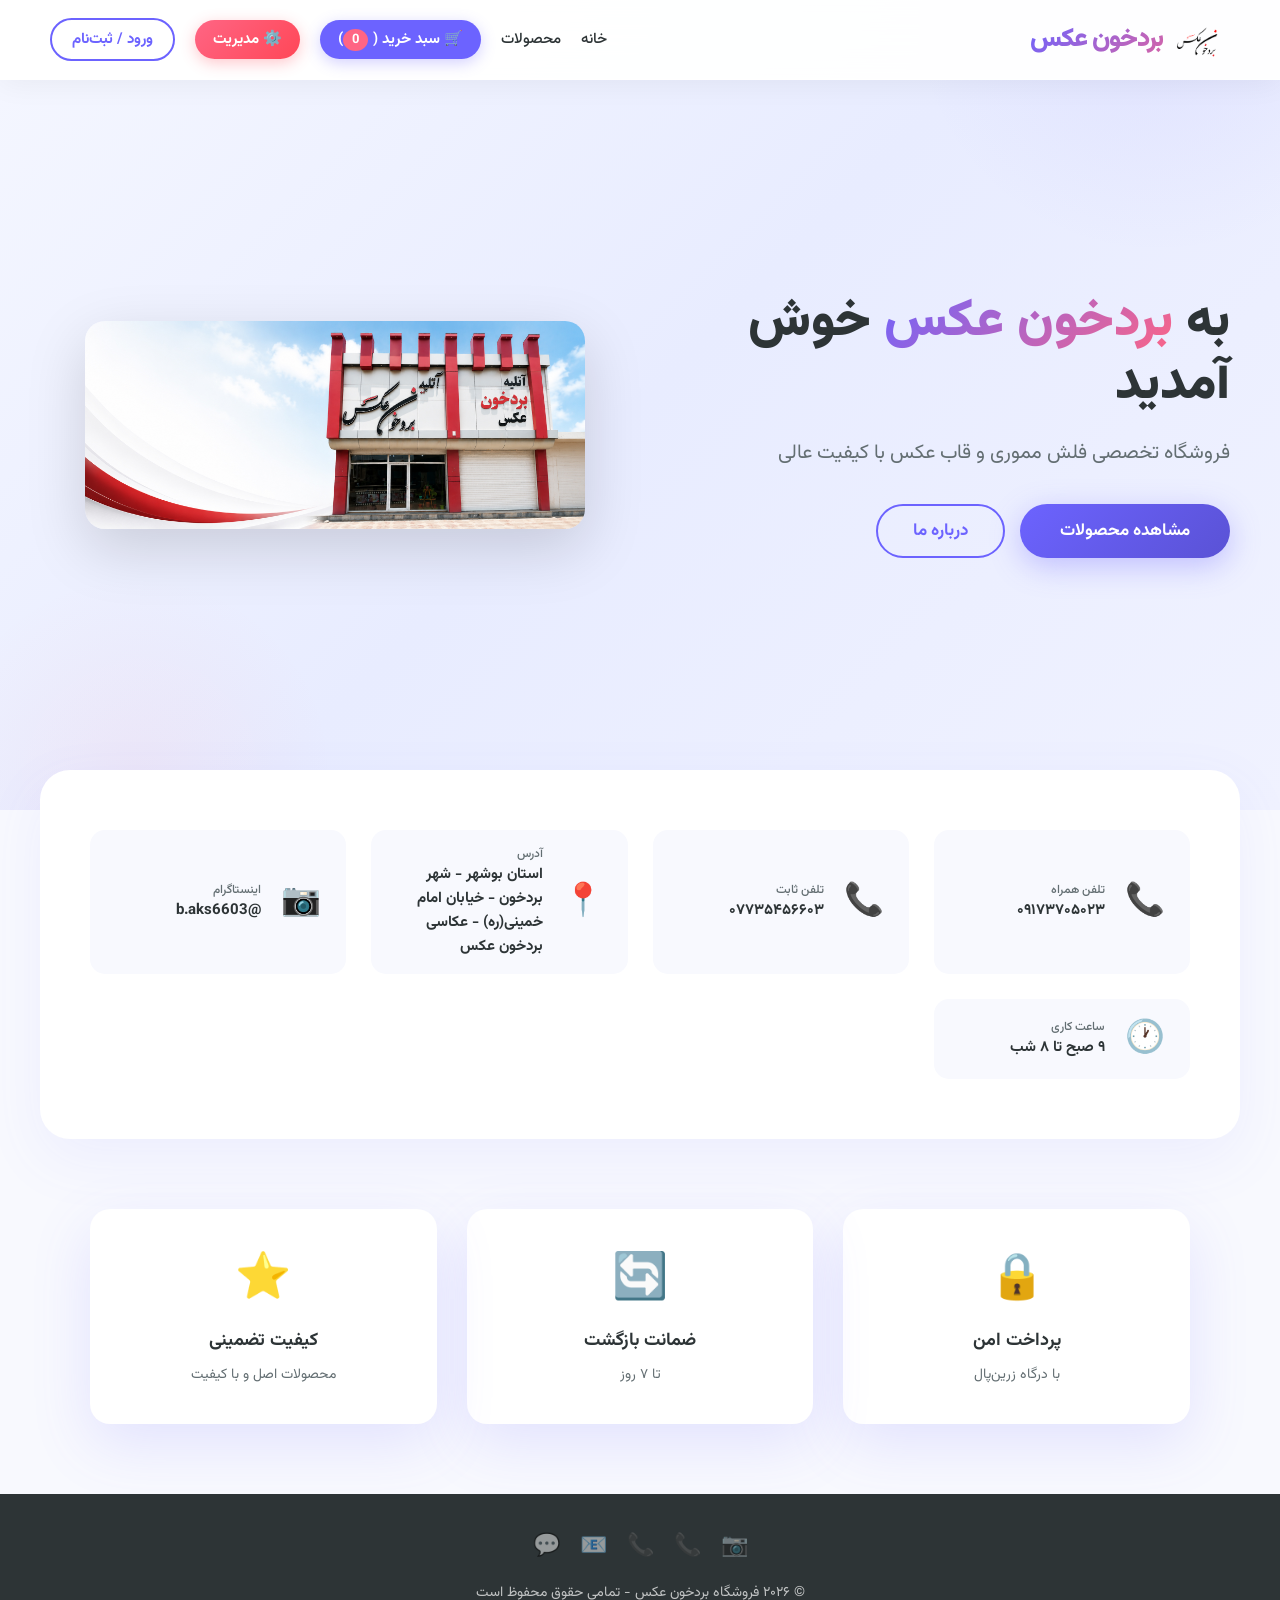
<file: index.html>
<!DOCTYPE html>
<html lang="fa" dir="rtl">
<head>
    <meta charset="UTF-8">
    <meta name="viewport" content="width=device-width, initial-scale=1.0">
    <title>بردخون عکس | فروشگاه تخصصی</title>
    <link rel="stylesheet" href="style.css">
    <style>
        /* ============================================
           دکمه مدیریت
           ============================================ */
        .btn-admin {
            background: linear-gradient(135deg, #FF6584, #FF4757) !important;
            color: #fff !important;
            padding: 8px 18px !important;
            border-radius: 50px !important;
            font-weight: 700 !important;
            transition: all 0.3s ease !important;
            box-shadow: 0 4px 15px rgba(255, 71, 87, 0.3) !important;
        }
        .btn-admin:hover {
            transform: translateY(-3px) scale(1.05) !important;
            box-shadow: 0 8px 30px rgba(255, 71, 87, 0.4) !important;
        }
        .btn-admin::after {
            display: none !important;
        }

        /* ============================================
           لوگو در هدر
           ============================================ */
        .logo {
            display: flex;
            align-items: center;
            gap: 10px;
            font-size: 26px;
            font-weight: 900;
            color: #6C63FF;
        }
        .logo img {
            height: 40px;
            width: auto;
            border-radius: 8px;
        }

        /* ============================================
           تصویر هیرو
           ============================================ */
        .hero-image img {
            width: 100%;
            max-width: 500px;
            border-radius: 20px;
            box-shadow: 0 20px 60px rgba(0, 0, 0, 0.15);
            transition: all 0.3s ease;
        }
        .hero-image img:hover {
            transform: scale(1.02);
            box-shadow: 0 30px 80px rgba(108, 99, 255, 0.2);
        }

        .hero {
            display: grid;
            grid-template-columns: 1fr 1fr;
            align-items: center;
            gap: 40px;
            min-height: 90vh;
            padding: 120px 50px 80px;
            background: linear-gradient(135deg, #f5f7ff 0%, #e8ecff 50%, #f0f2ff 100%);
            position: relative;
            overflow: hidden;
        }
        .hero-content h1 {
            font-size: 52px;
            font-weight: 900;
            margin-bottom: 20px;
            line-height: 1.2;
        }
        .hero-content h1 span {
            background: linear-gradient(135deg, #6C63FF, #FF6584);
            -webkit-background-clip: text;
            -webkit-text-fill-color: transparent;
            background-clip: text;
        }
        .hero-content p {
            font-size: 20px;
            color: #636E72;
            margin-bottom: 35px;
            max-width: 500px;
        }
        .hero-buttons {
            display: flex;
            gap: 15px;
            flex-wrap: wrap;
        }
        .btn-primary {
            background: linear-gradient(135deg, #6C63FF, #5a52d5);
            color: #fff;
            padding: 14px 40px;
            border: none;
            border-radius: 50px;
            font-size: 17px;
            font-weight: 700;
            cursor: pointer;
            text-decoration: none;
            display: inline-block;
            transition: 0.3s;
            box-shadow: 0 8px 30px rgba(108, 99, 255, 0.35);
        }
        .btn-primary:hover {
            transform: translateY(-4px);
            box-shadow: 0 12px 40px rgba(108, 99, 255, 0.5);
        }
        .btn-secondary {
            background: transparent;
            color: #6C63FF;
            padding: 12px 35px;
            border: 2px solid #6C63FF;
            border-radius: 50px;
            font-size: 17px;
            font-weight: 700;
            cursor: pointer;
            text-decoration: none;
            display: inline-block;
            transition: 0.3s;
        }
        .btn-secondary:hover {
            background: #6C63FF;
            color: #fff;
            transform: translateY(-3px);
            box-shadow: 0 8px 30px rgba(108, 99, 255, 0.3);
        }

        /* ============================================
           اطلاعات تماس
           ============================================ */
        .contact-info {
            display: grid;
            grid-template-columns: repeat(auto-fit, minmax(250px, 1fr));
            gap: 25px;
            padding: 60px 50px;
            max-width: 1200px;
            margin: 0 auto;
            background: #fff;
            border-radius: 30px;
            box-shadow: 0 20px 60px rgba(108, 99, 255, 0.08);
            margin-top: -40px;
            position: relative;
            z-index: 2;
        }
        .contact-item {
            display: flex;
            align-items: center;
            gap: 15px;
            padding: 15px 20px;
            border-radius: 15px;
            transition: all 0.3s ease;
            background: #f8f9fe;
        }
        .contact-item:hover {
            background: #e8ecff;
            transform: translateY(-3px);
            box-shadow: 0 8px 25px rgba(108, 99, 255, 0.12);
        }
        .contact-item .icon {
            font-size: 32px;
            min-width: 50px;
            text-align: center;
        }
        .contact-item .info {
            display: flex;
            flex-direction: column;
        }
        .contact-item .info .label {
            font-size: 12px;
            color: #636E72;
            font-weight: 500;
        }
        .contact-item .info .value {
            font-size: 15px;
            font-weight: 700;
            color: #2D3436;
            line-height: 1.6;
        }
        .contact-item .info .value a {
            color: #2D3436;
            text-decoration: none;
            transition: 0.3s;
        }
        .contact-item .info .value a:hover {
            color: #6C63FF;
        }

        /* ============================================
           ویژگی‌ها (Features)
           ============================================ */
        .features {
            display: grid;
            grid-template-columns: repeat(auto-fit, minmax(220px, 1fr));
            gap: 30px;
            padding: 70px 50px;
            max-width: 1200px;
            margin: 0 auto;
        }
        .feature {
            background: #fff;
            padding: 35px 25px;
            border-radius: 20px;
            text-align: center;
            box-shadow: 0 20px 60px rgba(108, 99, 255, 0.15);
            transition: 0.3s;
            border: 1px solid rgba(255, 255, 255, 0.5);
        }
        .feature:hover {
            transform: translateY(-10px);
            box-shadow: 0 30px 80px rgba(108, 99, 255, 0.25);
        }
        .feature .icon {
            font-size: 45px;
            display: block;
            margin-bottom: 12px;
        }
        .feature h3 {
            font-size: 18px;
            margin-bottom: 8px;
            color: #2D3436;
        }
        .feature p {
            color: #636E72;
            font-size: 14px;
            line-height: 1.8;
        }

        /* ============================================
           هدر
           ============================================ */
        header {
            position: fixed;
            top: 0;
            left: 0;
            right: 0;
            z-index: 1000;
            padding: 0 50px;
            height: 80px;
            background: rgba(255, 255, 255, 0.95);
            backdrop-filter: blur(20px);
            border-bottom: 1px solid rgba(255, 255, 255, 0.3);
            display: flex;
            justify-content: space-between;
            align-items: center;
            box-shadow: 0 4px 30px rgba(0, 0, 0, 0.05);
        }
        nav {
            display: flex;
            align-items: center;
            gap: 20px;
            flex-wrap: wrap;
        }
        nav a {
            color: #2D3436;
            text-decoration: none;
            font-weight: 500;
            font-size: 15px;
            transition: 0.3s;
            padding: 5px 0;
            white-space: nowrap;
        }
        nav a:hover {
            color: #6C63FF;
        }
        .btn-login {
            border: 2px solid #6C63FF !important;
            color: #6C63FF !important;
            padding: 8px 20px !important;
            border-radius: 50px !important;
            font-weight: 700 !important;
            background: transparent !important;
            text-decoration: none !important;
        }
        .btn-login:hover {
            background: #6C63FF !important;
            color: #fff !important;
        }
        #cart-link {
            background: #6C63FF;
            color: #fff !important;
            padding: 8px 18px;
            border-radius: 50px;
            font-weight: 700;
            text-decoration: none !important;
        }
        #cart-count {
            background: #FF6584;
            color: #fff;
            border-radius: 50%;
            padding: 1px 9px;
            font-size: 13px;
            margin-right: 5px;
        }

        /* ============================================
           فوتر
           ============================================ */
        footer {
            background: #2D3436;
            color: #fff;
            padding: 35px 50px;
            text-align: center;
        }
        footer p {
            opacity: 0.7;
            font-size: 14px;
        }
        .social {
            display: flex;
            justify-content: center;
            gap: 20px;
            margin-bottom: 18px;
        }
        .social a {
            color: #fff;
            font-size: 22px;
            opacity: 0.5;
            transition: 0.3s;
            text-decoration: none;
        }
        .social a:hover {
            opacity: 1;
            transform: translateY(-3px);
        }

        /* ============================================
           ریسپانسیو
           ============================================ */
        @media (max-width: 992px) {
            .hero {
                grid-template-columns: 1fr;
                text-align: center;
                padding: 100px 20px 50px;
            }
            .hero-content p {
                max-width: 100%;
                margin: 0 auto 30px;
            }
            .hero-buttons {
                justify-content: center;
            }
            .hero-content h1 {
                font-size: 36px;
            }
            .hero-image {
                order: -1;
            }
            .hero-image img {
                max-width: 350px;
            }
            .contact-info {
                grid-template-columns: 1fr 1fr;
                padding: 30px 20px;
                margin-top: -20px;
            }
        }

        @media (max-width: 768px) {
            header {
                padding: 0 15px;
                height: 70px;
                flex-wrap: wrap;
                gap: 8px;
            }
            .logo {
                font-size: 18px;
            }
            .logo img {
                height: 30px;
            }
            nav {
                gap: 8px;
            }
            nav a {
                font-size: 12px;
            }
            .btn-login {
                padding: 4px 12px !important;
                font-size: 12px !important;
            }
            .btn-admin {
                padding: 4px 12px !important;
                font-size: 12px !important;
            }
            #cart-link {
                padding: 4px 10px;
                font-size: 12px;
            }
            .hero-content h1 {
                font-size: 28px;
            }
            .hero-image img {
                max-width: 250px;
            }
            .contact-info {
                grid-template-columns: 1fr;
                padding: 20px 15px;
                gap: 15px;
            }
            .contact-item {
                padding: 12px 15px;
            }
            .contact-item .icon {
                font-size: 24px;
                min-width: 40px;
            }
            .contact-item .info .value {
                font-size: 14px;
            }
            .features {
                padding: 30px 15px;
                grid-template-columns: 1fr 1fr;
                gap: 15px;
            }
        }

        @media (max-width: 480px) {
            .features {
                grid-template-columns: 1fr;
            }
            .hero-content h1 {
                font-size: 24px;
            }
            .btn-primary {
                padding: 12px 25px;
                font-size: 15px;
            }
            .btn-secondary {
                padding: 10px 20px;
                font-size: 14px;
            }
            .hero-image img {
                max-width: 200px;
            }
            .contact-item .info .value {
                font-size: 13px;
            }
        }
    </style>
</head>
<body>

    <!-- ============================================ -->
    <!-- هدر با لوگو                                  -->
    <!-- ============================================ -->
    <header>
        <div class="logo">
            <img src="images/logo.png" alt="بردخون عکس">
            بردخون عکس
        </div>
        <nav>
            <a href="index.html">خانه</a>
            <a href="shop.html">محصولات</a>
            <a href="cart.html" id="cart-link">🛒 سبد خرید (<span id="cart-count">0</span>)</a>
            <a href="admin.html" class="btn-admin">⚙️ مدیریت</a>
            <a href="login.html" class="btn-login">ورود / ثبت‌نام</a>
        </nav>
    </header>

    <!-- ============================================ -->
    <!-- بخش هیرو با تصویر فروشگاه                   -->
    <!-- ============================================ -->
    <section class="hero">
        <div class="hero-content">
            <h1>به <span>بردخون عکس</span> خوش آمدید</h1>
            <p>فروشگاه تخصصی فلش مموری و قاب عکس با کیفیت عالی</p>
            <div class="hero-buttons">
                <a href="shop.html" class="btn-primary">مشاهده محصولات</a>
                <a href="#features" class="btn-secondary">درباره ما</a>
            </div>
        </div>
        <div class="hero-image">
            <img src="images/hero.jpg" alt="نمای فروشگاه بردخون عکس">
        </div>
    </section>

    <!-- ============================================ -->
    <!-- اطلاعات تماس (شماره، آدرس، اینستاگرام)    -->
    <!-- ============================================ -->
    <section class="contact-info">
        <div class="contact-item">
            <span class="icon">📞</span>
            <div class="info">
                <span class="label">تلفن همراه</span>
                <span class="value"><a href="tel:09173705023">۰۹۱۷۳۷۰۵۰۲۳</a></span>
            </div>
        </div>
        <div class="contact-item">
            <span class="icon">📞</span>
            <div class="info">
                <span class="label">تلفن ثابت</span>
                <span class="value"><a href="tel:07735456603">۰۷۷۳۵۴۵۶۶۰۳</a></span>
            </div>
        </div>
        <div class="contact-item">
            <span class="icon">📍</span>
            <div class="info">
                <span class="label">آدرس</span>
                <span class="value">استان بوشهر - شهر بردخون - خیابان امام خمینی(ره) - عکاسی بردخون عکس</span>
            </div>
        </div>
        <div class="contact-item">
            <span class="icon">📷</span>
            <div class="info">
                <span class="label">اینستاگرام</span>
                <span class="value"><a href="https://instagram.com/b.aks6603" target="_blank">@b.aks6603</a></span>
            </div>
        </div>
        <div class="contact-item">
            <span class="icon">🕐</span>
            <div class="info">
                <span class="label">ساعت کاری</span>
                <span class="value">۹ صبح تا ۸ شب</span>
            </div>
        </div>
    </section>

    <!-- ============================================ -->
    <!-- ویژگی‌ها                                     -->
    <!-- ============================================ -->
    <section class="features" id="features">
      
        <div class="feature">
            <span class="icon">🔒</span>
            <h3>پرداخت امن</h3>
            <p>با درگاه زرین‌پال</p>
        </div>
        <div class="feature">
            <span class="icon">🔄</span>
            <h3>ضمانت بازگشت</h3>
            <p>تا ۷ روز</p>
        </div>
        <div class="feature">
            <span class="icon">⭐</span>
            <h3>کیفیت تضمینی</h3>
            <p>محصولات اصل و با کیفیت</p>
        </div>
    </section>

    <!-- ============================================ -->
    <!-- فوتر                                         -->
    <!-- ============================================ -->
    <footer>
        <div class="social">
            <a href="https://instagram.com/b.aks6603" target="_blank">📷</a>
            <a href="tel:09173705023">📞</a>
            <a href="tel:07735456603">📞</a>
            <a href="#">📧</a>
            <a href="#">💬</a>
        </div>
        <p>© ۲۰۲۶ فروشگاه بردخون عکس - تمامی حقوق محفوظ است</p>
    </footer>

    <!-- ============================================ -->
    <!-- جاوااسکریپت                                  -->
    <!-- ============================================ -->
    <script>
        // ============================================
        // سبد خرید
        // ============================================
        let cart = JSON.parse(localStorage.getItem('cart')) || [];

        function updateCartCount() {
            const count = cart.reduce((sum, item) => sum + item.qty, 0);
            const el = document.getElementById('cart-count');
            if (el) el.textContent = count;
        }

        document.addEventListener('DOMContentLoaded', function() {
            updateCartCount();
        });
    </script>

</body>
</html>
</file>
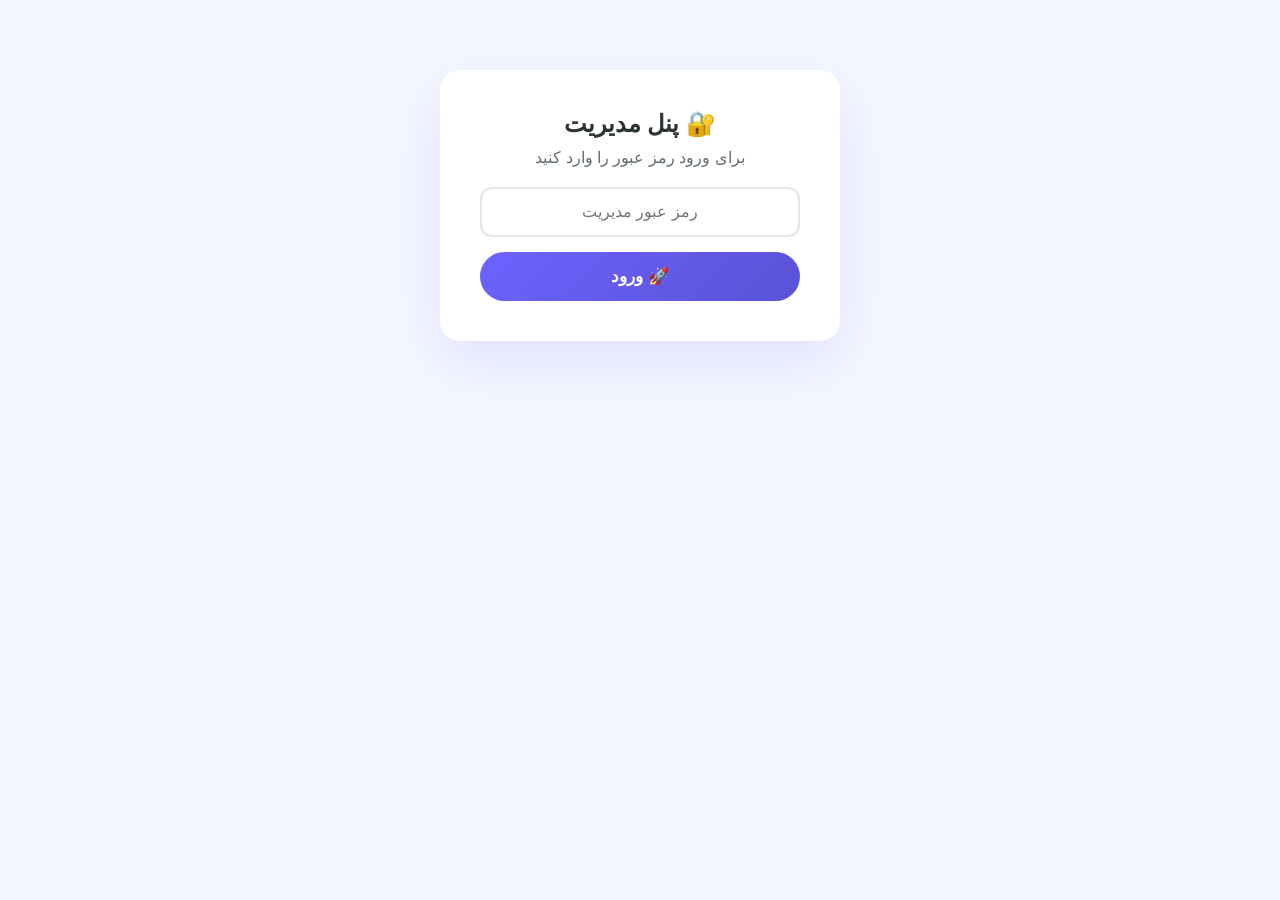
<file: admin.html>
<!DOCTYPE html>
<html lang="fa" dir="rtl">
<head>
    <meta charset="UTF-8">
    <meta name="viewport" content="width=device-width, initial-scale=1.0">
    <title>پنل مدیریت - بردخون عکس</title>
    <style>
        * {
            margin: 0;
            padding: 0;
            box-sizing: border-box;
        }
        body {
            font-family: 'Tahoma', 'Vazir', sans-serif;
            background: #f5f7ff;
            direction: rtl;
            min-height: 100vh;
            padding: 20px;
        }

        /* ============================================ */
        /* صفحه ورود                                    */
        /* ============================================ */
        .login-box {
            background: #fff;
            padding: 40px;
            border-radius: 20px;
            box-shadow: 0 20px 60px rgba(108, 99, 255, 0.15);
            width: 100%;
            max-width: 400px;
            text-align: center;
            margin: 50px auto;
        }
        .login-box h2 {
            color: #2D3436;
            margin-bottom: 10px;
        }
        .login-box p {
            color: #636E72;
            margin-bottom: 20px;
        }
        .login-box input {
            width: 100%;
            padding: 14px;
            border: 2px solid #DFE6E9;
            border-radius: 12px;
            font-size: 16px;
            text-align: center;
            margin-bottom: 15px;
        }
        .login-box input:focus {
            border-color: #6C63FF;
            outline: none;
        }
        .login-box button {
            width: 100%;
            padding: 14px;
            background: linear-gradient(135deg, #6C63FF, #5a52d5);
            color: #fff;
            border: none;
            border-radius: 50px;
            font-size: 17px;
            font-weight: 700;
            cursor: pointer;
            transition: 0.3s;
        }
        .login-box button:hover {
            transform: translateY(-3px);
            box-shadow: 0 8px 30px rgba(108, 99, 255, 0.4);
        }
        .error-msg {
            color: #E74C3C;
            font-size: 14px;
            margin-top: 10px;
            display: none;
        }
        .error-msg.show {
            display: block;
        }

        /* ============================================ */
        /* پنل مدیریت                                   */
        /* ============================================ */
        .panel {
            display: none;
            max-width: 1100px;
            width: 100%;
            background: #fff;
            padding: 30px;
            border-radius: 20px;
            box-shadow: 0 20px 60px rgba(108, 99, 255, 0.15);
            margin: 0 auto;
        }
        .panel-header {
            display: flex;
            justify-content: space-between;
            align-items: center;
            flex-wrap: wrap;
            gap: 15px;
            margin-bottom: 20px;
            padding-bottom: 15px;
            border-bottom: 2px solid #f0f2ff;
        }
        .panel-header h2 {
            color: #2D3436;
            font-size: 28px;
        }
        .panel-header h2 span {
            background: linear-gradient(135deg, #6C63FF, #FF6584);
            -webkit-background-clip: text;
            -webkit-text-fill-color: transparent;
            background-clip: text;
        }
        .btn-logout {
            background: #E74C3C;
            color: #fff;
            border: none;
            padding: 10px 25px;
            border-radius: 50px;
            font-weight: 700;
            cursor: pointer;
            transition: 0.3s;
            font-size: 15px;
        }
        .btn-logout:hover {
            background: #c0392b;
            transform: translateY(-2px);
            box-shadow: 0 8px 25px rgba(231, 76, 60, 0.4);
        }

        .stat {
            display: grid;
            grid-template-columns: repeat(auto-fit, minmax(150px, 1fr));
            gap: 15px;
            margin: 20px 0;
        }
        .stat-item {
            background: #f8f9fe;
            padding: 15px;
            border-radius: 12px;
            text-align: center;
        }
        .stat-item .number {
            font-size: 28px;
            font-weight: 900;
            color: #6C63FF;
        }
        .stat-item .label {
            color: #636E72;
            font-size: 14px;
        }

        table {
            width: 100%;
            border-collapse: collapse;
            margin-top: 10px;
            font-size: 14px;
        }
        th {
            background: #6C63FF;
            color: #fff;
            padding: 10px 12px;
            text-align: right;
        }
        th:first-child {
            border-radius: 0 10px 0 0;
        }
        th:last-child {
            border-radius: 10px 0 0 0;
        }
        td {
            padding: 10px 12px;
            border-bottom: 1px solid #DFE6E9;
            vertical-align: middle;
        }
        tr:hover td {
            background: #f8f9fe;
        }
        .badge {
            background: #FF6584;
            color: #fff;
            border-radius: 50%;
            padding: 2px 10px;
            font-size: 13px;
            margin-right: 5px;
        }
        .section-title {
            margin-top: 25px;
            font-size: 18px;
            color: #2D3436;
        }
        .empty-msg {
            color: #636E72;
            text-align: center;
            padding: 20px;
        }

        /* ============================================ */
        /* فرم افزودن محصول                            */
        /* ============================================ */
        .add-product-form {
            background: #f8f9fe;
            padding: 20px;
            border-radius: 15px;
            margin: 15px 0;
            display: none;
            border: 2px dashed #6C63FF;
        }
        .add-product-form.show {
            display: block;
        }
        .add-product-form .form-row {
            display: grid;
            grid-template-columns: 1fr 1fr;
            gap: 15px;
        }
        .add-product-form .form-group {
            margin-bottom: 15px;
        }
        .add-product-form label {
            display: block;
            font-weight: 600;
            font-size: 14px;
            margin-bottom: 5px;
            color: #2D3436;
        }
        .add-product-form input,
        .add-product-form textarea {
            width: 100%;
            padding: 10px 15px;
            border: 2px solid #DFE6E9;
            border-radius: 10px;
            font-size: 14px;
            font-family: inherit;
            box-sizing: border-box;
        }
        .add-product-form input:focus,
        .add-product-form textarea:focus {
            border-color: #6C63FF;
            outline: none;
        }
        .btn-add-toggle {
            background: linear-gradient(135deg, #6C63FF, #5a52d5);
            color: #fff;
            border: none;
            padding: 10px 25px;
            border-radius: 50px;
            font-weight: 700;
            cursor: pointer;
            transition: 0.3s;
            margin: 10px 0;
        }
        .btn-add-toggle:hover {
            transform: translateY(-2px);
            box-shadow: 0 8px 25px rgba(108, 99, 255, 0.4);
        }
        .btn-save {
            background: #2ECC71;
            color: #fff;
            border: none;
            padding: 10px 25px;
            border-radius: 50px;
            font-weight: 700;
            cursor: pointer;
            transition: 0.3s;
        }
        .btn-save:hover {
            background: #27ae60;
            transform: translateY(-2px);
        }
        .btn-delete {
            background: #E74C3C;
            color: #fff;
            border: none;
            padding: 5px 15px;
            border-radius: 8px;
            font-weight: 700;
            cursor: pointer;
            transition: 0.3s;
            font-size: 13px;
        }
        .btn-delete:hover {
            background: #c0392b;
            transform: translateY(-2px);
        }
        .btn-edit-price {
            background: #F39C12;
            color: #fff;
            border: none;
            padding: 5px 15px;
            border-radius: 8px;
            font-weight: 700;
            cursor: pointer;
            transition: 0.3s;
            font-size: 13px;
        }
        .btn-edit-price:hover {
            background: #E67E22;
            transform: translateY(-2px);
        }
        .price-input {
            width: 120px;
            padding: 5px 10px;
            border: 2px solid #DFE6E9;
            border-radius: 8px;
            font-size: 14px;
        }
        .price-input:focus {
            border-color: #6C63FF;
            outline: none;
        }

        @media (max-width: 600px) {
            .panel-header {
                flex-direction: column;
                text-align: center;
            }
            .panel {
                padding: 20px;
            }
            table {
                font-size: 12px;
            }
            th,
            td {
                padding: 6px 8px;
            }
            .add-product-form .form-row {
                grid-template-columns: 1fr;
            }
            .price-input {
                width: 80px;
            }
        }
    </style>
</head>
<body>

    <!-- ============================================ -->
    <!-- صفحه ورود                                    -->
    <!-- ============================================ -->
    <div id="login-page" class="login-box">
        <h2>🔐 پنل مدیریت</h2>
        <p>برای ورود رمز عبور را وارد کنید</p>
        <input type="password" id="admin-password" placeholder="رمز عبور مدیریت">
        <button onclick="checkLogin()">🚀 ورود</button>
        <div id="login-error" class="error-msg">❌ رمز عبور اشتباه است!</div>
    </div>

    <!-- ============================================ -->
    <!-- پنل مدیریت                                   -->
    <!-- ============================================ -->
    <div id="admin-panel" class="panel">

        <!-- هدر پنل با دکمه خروج -->
        <div class="panel-header">
            <h2>📊 پنل مدیریت <span>بردخون عکس</span></h2>
            <button class="btn-logout" onclick="logoutAdmin()">🚪 خروج از پنل</button>
        </div>

        <!-- آمار -->
        <div class="stat">
            <div class="stat-item">
                <div class="number" id="total-users">۰</div>
                <div class="label">👤 کاربران</div>
            </div>
            <div class="stat-item">
                <div class="number" id="total-products">۰</div>
                <div class="label">🛒 محصولات</div>
            </div>
            <div class="stat-item">
                <div class="number" id="total-orders">۰</div>
                <div class="label">📦 سفارشات</div>
            </div>
        </div>

        <!-- ========================================== -->
        <!-- مدیریت محصولات                             -->
        <!-- ========================================== -->
        <div class="section-title">
            🛍️ مدیریت محصولات <span class="badge" id="product-badge">۰</span>
            <button class="btn-add-toggle" onclick="toggleAddForm()">➕ افزودن محصول جدید</button>
        </div>

        <!-- فرم افزودن محصول -->
        <div id="add-product-form" class="add-product-form">
            <h4 style="margin-bottom:15px;">➕ افزودن محصول جدید</h4>
            <div class="form-row">
                <div class="form-group">
                    <label>نام محصول</label>
                    <input type="text" id="new-name" placeholder="مثلاً: فلش مموری ۱۲۸ گیگ">
                </div>
                <div class="form-group">
                    <label>قیمت (ریال)</label>
                    <input type="number" id="new-price" placeholder="مثلاً: 12000000">
                </div>
            </div>
            <div class="form-group">
                <label>توضیحات</label>
                <textarea id="new-desc" rows="2" placeholder="توضیحات محصول"></textarea>
            </div>
            <div class="form-row">
                <div class="form-group">
                    <label>آیکون یا عکس</label>
                    <input type="text" id="new-image" placeholder="مثلاً: 💾 یا images/product.jpg" value="📦">
                </div>
                <div class="form-group">
                    <label>برچسب (اختیاری)</label>
                    <input type="text" id="new-badge" placeholder="مثلاً: جدید، پرفروش، ویژه">
                </div>
            </div>
            <button class="btn-save" onclick="addProduct()">✅ افزودن محصول</button>
            <button style="background:#636E72;color:#fff;border:none;padding:10px 20px;border-radius:10px;cursor:pointer;margin-right:10px;" onclick="toggleAddForm()">❌ انصراف</button>
        </div>

        <!-- لیست محصولات -->
        <div id="product-list">
            <p class="empty-msg">در حال بارگذاری...</p>
        </div>

        <!-- ========================================== -->
        <!-- لیست کاربران                               -->
        <!-- ========================================== -->
        <div class="section-title" style="margin-top:30px;">👥 لیست کاربران <span class="badge" id="user-badge">۰</span></div>
        <div id="user-list">
            <p class="empty-msg">در حال بارگذاری...</p>
        </div>

        <!-- دکمه خروج در پایین -->
        <div style="text-align:center;margin-top:25px;padding-top:15px;border-top:2px solid #f0f2ff;">
            <button class="btn-logout" onclick="logoutAdmin()">🚪 خروج از پنل</button>
        </div>
    </div>

    <script>
        // ============================================
        // 🔐 رمز عبور مدیریت
        // ============================================
        const ADMIN_PASSWORD = 'admin123';

        // ============================================
        // 📦 محصولات
        // ============================================
        let products = [];

        function loadProducts() {
            const saved = localStorage.getItem('admin_products');
            if (saved) {
                products = JSON.parse(saved);
            } else {
                products = [
                    { id: 1, name: 'فلش مموری ۱۶ گیگ', price: 6800000, image: '💾',
                    description: 'سرعت بالا، مناسب برای ذخیره‌سازی عکس و فیلم', badge: 'پرفروش' },
                    { id: 2, name: 'فلش مموری ۳۲ گیگ', price: 8800000, image: '💿',
                    description: 'ظرفیت بالا با سرعت فوق‌العاده', badge: 'ویژه' },
                    { id: 3, name: 'قاب عکس ۲۱×۱۶', price: 2600000, image: '🖼️',
                    description: 'قاب پی وی سی با کیفیت', badge: 'جدید' },
                    { id: 4, name: 'قاب عکس ۲۰×۳۰', price: 3600000, image: '🖼️',
                    description: 'قاب پی وی سی با کیفیت', badge: 'تخفیف' }
                ];
                saveProducts();
            }
            return products;
        }

        function saveProducts() {
            localStorage.setItem('admin_products', JSON.stringify(products));
            localStorage.setItem('products', JSON.stringify(products));
        }

        // ============================================
        // 🔑 ورود
        // ============================================
        function checkLogin() {
            const password = document.getElementById('admin-password').value;
            const errorEl = document.getElementById('login-error');

            if (password === ADMIN_PASSWORD) {
                document.getElementById('login-page').style.display = 'none';
                document.getElementById('admin-panel').style.display = 'block';
                errorEl.classList.remove('show');
                sessionStorage.setItem('adminLoggedIn', 'true');
                loadData();
            } else {
                errorEl.classList.add('show');
                document.getElementById('admin-password').value = '';
                document.getElementById('admin-password').focus();
            }
        }

        // ============================================
        // 🚪 خروج
        // ============================================
        function logoutAdmin() {
            if (confirm('آیا از خروج از پنل مدیریت مطمئن هستید؟')) {
                sessionStorage.removeItem('adminLoggedIn');
                document.getElementById('login-page').style.display = 'block';
                document.getElementById('admin-panel').style.display = 'none';
                document.getElementById('admin-password').value = '';
                document.getElementById('login-error').classList.remove('show');
                window.location.href = 'index.html';
            }
        }

        // ============================================
        // 📊 بارگذاری داده‌ها
        // ============================================
        function loadData() {
            loadProducts();

            // کاربران
            const users = JSON.parse(localStorage.getItem('users')) || [];
            document.getElementById('total-users').textContent = users.length;
            document.getElementById('user-badge').textContent = users.length;

            // محصولات
            document.getElementById('total-products').textContent = products.length;
            document.getElementById('product-badge').textContent = products.length;

            // سفارشات
            const orders = JSON.parse(localStorage.getItem('orders')) || [];
            document.getElementById('total-orders').textContent = orders.length;

            renderProducts();
            renderUsers(users);
        }

        // ============================================
        // 👥 نمایش کاربران
        // ============================================
        function renderUsers(users) {
            const container = document.getElementById('user-list');
            if (users.length === 0) {
                container.innerHTML = '<p class="empty-msg">هنوز کاربری ثبت‌نام نکرده است!</p>';
                return;
            }
            let html = '<table><thead><tr><th>#</th><th>نام</th><th>موبایل</th><th>🔑 رمز</th></tr></thead><tbody>';
            users.forEach((u, i) => {
                html +=
                    `<tr><td>${i+1}</td><td>${u.name}</td><td>${u.phone}</td><td style="font-family:monospace;color:#E74C3C;">${u.password}</td></tr>`;
            });
            html += '</tbody></table>';
            container.innerHTML = html;
        }

        // ============================================
        // 🛍️ نمایش محصولات با امکان ویرایش
        // ============================================
        function renderProducts() {
            const container = document.getElementById('product-list');
            if (products.length === 0) {
                container.innerHTML = '<p class="empty-msg">هیچ محصولی وجود ندارد! اولین محصول را اضافه کنید.</p>';
                return;
            }
            let html = `<table>
                <thead><tr><th>#</th><th>نام</th><th>قیمت (ریال)</th><th>عملیات</th></tr></thead>
                <tbody>`;
            products.forEach((p, i) => {
                html += `
                    <tr>
                        <td>${i+1}</td>
                        <td>${p.name}</td>
                        <td>
                            <input type="number" class="price-input" id="price-${p.id}" value="${p.price}">
                        </td>
                        <td>
                            <button class="btn-edit-price" onclick="updatePrice(${p.id})">💾 ذخیره</button>
                            <button class="btn-delete" onclick="deleteProduct(${p.id})">🗑️</button>
                        </td>
                    </tr>
                `;
            });
            html += '</tbody></table>';
            container.innerHTML = html;
        }

        // ============================================
        // 💰 تغییر قیمت
        // ============================================
        function updatePrice(productId) {
            const input = document.getElementById('price-' + productId);
            const newPrice = parseInt(input.value);
            if (isNaN(newPrice) || newPrice < 0) {
                alert('❌ قیمت نامعتبر است!');
                return;
            }
            const product = products.find(p => p.id === productId);
            if (product) {
                product.price = newPrice;
                saveProducts();
                alert(`✅ قیمت ${product.name} به ${newPrice.toLocaleString()} ریال تغییر کرد!`);
                loadData(); // رفرش لیست
            }
        }

        // ============================================
        // ❌ حذف محصول
        // ============================================
        function deleteProduct(productId) {
            if (!confirm('آیا از حذف این محصول مطمئن هستید؟')) return;
            const product = products.find(p => p.id === productId);
            products = products.filter(p => p.id !== productId);
            saveProducts();
            alert(`🗑️ محصول "${product?.name}" حذف شد!`);
            loadData();
        }

        // ============================================
        // ➕ نمایش/مخفی کردن فرم افزودن محصول
        // ============================================
        function toggleAddForm() {
            const form = document.getElementById('add-product-form');
            form.classList.toggle('show');
            if (!form.classList.contains('show')) {
                // پاک کردن فرم
                document.getElementById('new-name').value = '';
                document.getElementById('new-price').value = '';
                document.getElementById('new-desc').value = '';
                document.getElementById('new-image').value = '📦';
                document.getElementById('new-badge').value = '';
            }
        }

        // ============================================
        // ➕ افزودن محصول جدید
        // ============================================
        function addProduct() {
            const name = document.getElementById('new-name').value.trim();
            const price = parseInt(document.getElementById('new-price').value);
            const desc = document.getElementById('new-desc').value.trim();
            const image = document.getElementById('new-image').value.trim() || '📦';
            const badge = document.getElementById('new-badge').value.trim();

            if (!name || isNaN(price) || price < 0) {
                alert('❌ لطفاً نام و قیمت معتبر وارد کنید!');
                return;
            }

            const newId = products.length > 0 ? Math.max(...products.map(p => p.id)) + 1 : 1;
            products.push({
                id: newId,
                name: name,
                price: price,
                image: image,
                description: desc || 'توضیحی وارد نشده',
                badge: badge
            });
            saveProducts();

            // پاک کردن فرم
            document.getElementById('new-name').value = '';
            document.getElementById('new-price').value = '';
            document.getElementById('new-desc').value = '';
            document.getElementById('new-image').value = '📦';
            document.getElementById('new-badge').value = '';
            document.getElementById('add-product-form').classList.remove('show');

            alert(`✅ محصول "${name}" با موفقیت اضافه شد!`);
            loadData();
        }

        // ============================================
        // 🚀 اجرا
        // ============================================
        document.addEventListener('DOMContentLoaded', function() {
            if (sessionStorage.getItem('adminLoggedIn') === 'true') {
                document.getElementById('login-page').style.display = 'none';
                document.getElementById('admin-panel').style.display = 'block';
                loadData();
            }

            document.getElementById('admin-password').addEventListener('keypress', function(e) {
                if (e.key === 'Enter') {
                    checkLogin();
                }
            });
        });
    </script>

</body>
</html>
</file>
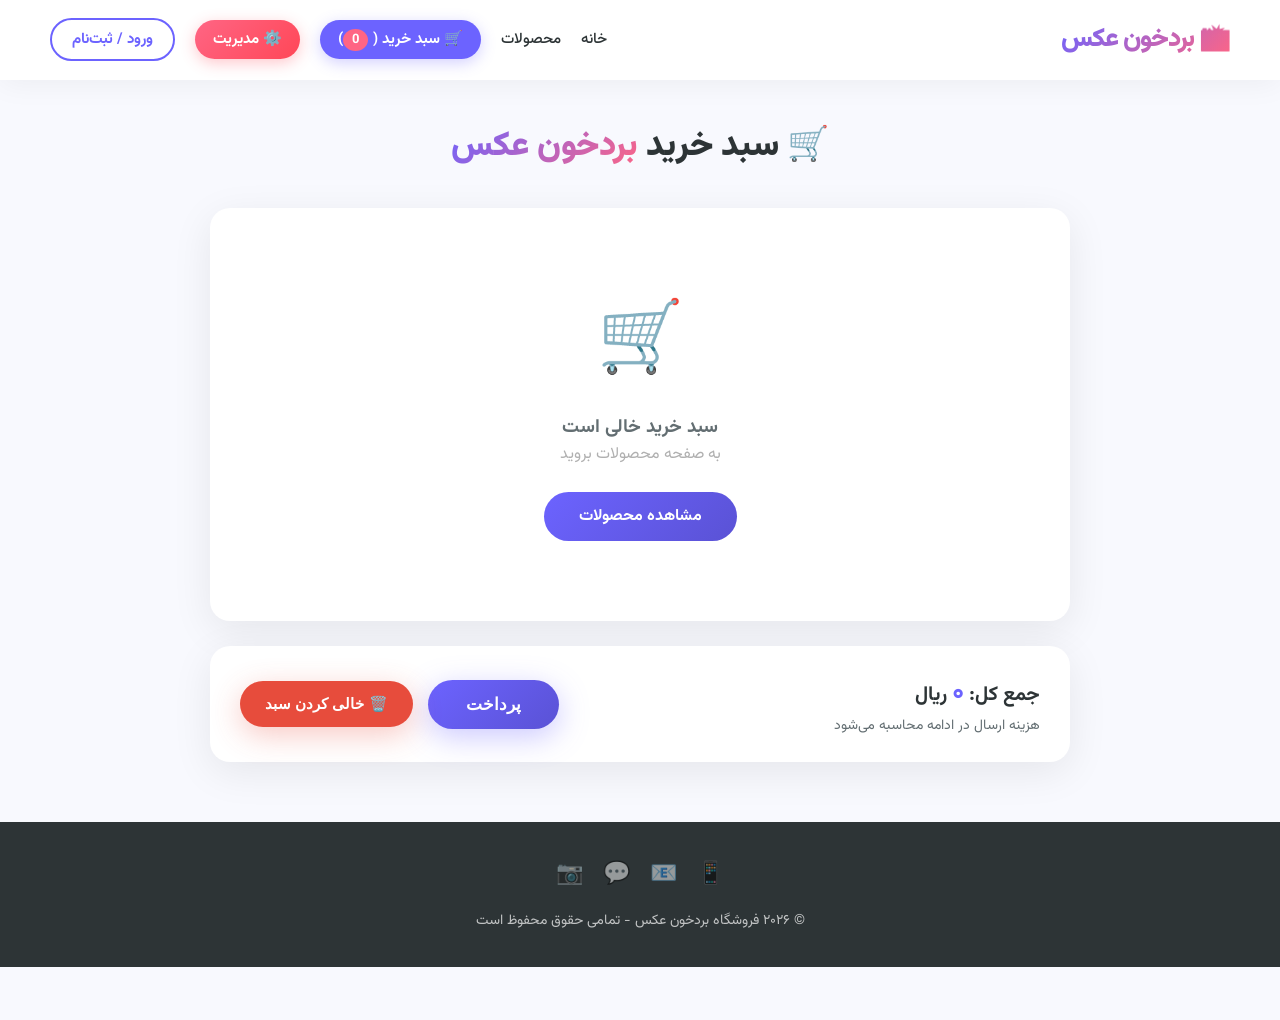
<file: cart.html>
<!DOCTYPE html>
<html lang="fa" dir="rtl">
<head>
    <meta charset="UTF-8">
    <meta name="viewport" content="width=device-width, initial-scale=1.0">
    <title>سبد خرید - بردخون عکس</title>
    <link rel="stylesheet" href="style.css">
    <style>
        .btn-admin {
            background: linear-gradient(135deg, #FF6584, #FF4757) !important;
            color: #fff !important;
            padding: 8px 18px !important;
            border-radius: 50px !important;
            font-weight: 700 !important;
            transition: all 0.3s ease !important;
            box-shadow: 0 4px 15px rgba(255, 71, 87, 0.3) !important;
        }
        .btn-admin:hover {
            transform: translateY(-3px) scale(1.05) !important;
            box-shadow: 0 8px 30px rgba(255, 71, 87, 0.4) !important;
        }
        .btn-admin::after {
            display: none !important;
        }
        /* هدر */
        header {
            position: fixed;
            top: 0;
            left: 0;
            right: 0;
            z-index: 1000;
            padding: 0 50px;
            height: 80px;
            background: rgba(255, 255, 255, 0.95);
            backdrop-filter: blur(20px);
            border-bottom: 1px solid rgba(255, 255, 255, 0.3);
            display: flex;
            justify-content: space-between;
            align-items: center;
            box-shadow: 0 4px 30px rgba(0, 0, 0, 0.05);
        }
        .logo {
            font-size: 26px;
            font-weight: 900;
            color: #6C63FF;
        }
        nav {
            display: flex;
            align-items: center;
            gap: 20px;
            flex-wrap: wrap;
        }
        nav a {
            color: #2D3436;
            text-decoration: none;
            font-weight: 500;
            font-size: 15px;
            transition: 0.3s;
            padding: 5px 0;
            white-space: nowrap;
        }
        nav a:hover {
            color: #6C63FF;
        }
        .btn-login {
            border: 2px solid #6C63FF !important;
            color: #6C63FF !important;
            padding: 8px 20px !important;
            border-radius: 50px !important;
            font-weight: 700 !important;
            background: transparent !important;
            text-decoration: none !important;
        }
        .btn-login:hover {
            background: #6C63FF !important;
            color: #fff !important;
        }
        #cart-link {
            background: #6C63FF;
            color: #fff !important;
            padding: 8px 18px;
            border-radius: 50px;
            font-weight: 700;
            text-decoration: none !important;
        }
        #cart-count {
            background: #FF6584;
            color: #fff;
            border-radius: 50%;
            padding: 1px 9px;
            font-size: 13px;
            margin-right: 5px;
        }

        .cart-section {
            max-width: 900px;
            margin: 120px auto 60px;
            padding: 0 20px;
        }
        .cart-header {
            text-align: center;
            margin-bottom: 35px;
        }
        .cart-header h2 {
            font-size: 34px;
            font-weight: 900;
        }
        .cart-header h2 span {
            background: linear-gradient(135deg, #6C63FF, #FF6584);
            -webkit-background-clip: text;
            -webkit-text-fill-color: transparent;
            background-clip: text;
        }

        #cart-items {
            background: #fff;
            border-radius: 20px;
            padding: 20px 25px;
            box-shadow: 0 10px 40px rgba(0, 0, 0, 0.08);
            min-height: 200px;
        }

        .cart-item {
            display: flex;
            justify-content: space-between;
            align-items: center;
            padding: 18px 0;
            border-bottom: 1px solid #DFE6E9;
            gap: 15px;
            flex-wrap: wrap;
        }
        .cart-item:last-child {
            border-bottom: none;
        }
        .cart-item .item-info {
            display: flex;
            align-items: center;
            gap: 18px;
            flex: 1;
        }
        .cart-item .item-image {
            font-size: 36px;
        }
        .cart-item .item-details .item-name {
            font-weight: 700;
            font-size: 16px;
        }
        .cart-item .item-details .item-price {
            color: #6C63FF;
            font-weight: 700;
            font-size: 15px;
        }
        .cart-item .item-actions {
            display: flex;
            align-items: center;
            gap: 12px;
        }
        .cart-item .qty-control {
            display: flex;
            align-items: center;
            gap: 8px;
            background: #f5f7ff;
            padding: 4px;
            border-radius: 50px;
        }
        .cart-item .qty-control button {
            background: #fff;
            border: none;
            width: 30px;
            height: 30px;
            border-radius: 50%;
            font-size: 16px;
            font-weight: 700;
            cursor: pointer;
            transition: 0.3s;
            box-shadow: 0 2px 8px rgba(0, 0, 0, 0.08);
            color: #2D3436;
        }
        .cart-item .qty-control button:hover {
            background: #6C63FF;
            color: #fff;
            transform: scale(1.05);
        }
        .cart-item .qty-control span {
            font-weight: 700;
            font-size: 16px;
            min-width: 25px;
            text-align: center;
        }
        .cart-item .btn-remove {
            background: transparent;
            border: none;
            font-size: 20px;
            cursor: pointer;
            transition: 0.3s;
            opacity: 0.5;
        }
        .cart-item .btn-remove:hover {
            opacity: 1;
            transform: scale(1.2);
        }

        #cart-total {
            background: #fff;
            border-radius: 20px;
            padding: 25px 30px;
            margin-top: 25px;
            box-shadow: 0 10px 40px rgba(0, 0, 0, 0.08);
            display: flex;
            justify-content: space-between;
            align-items: center;
            flex-wrap: wrap;
            gap: 20px;
        }
        #cart-total .total-info h3 {
            font-size: 20px;
        }
        #cart-total .total-info h3 span {
            color: #6C63FF;
            font-size: 28px;
        }
        #cart-total .total-info p {
            color: #636E72;
            font-size: 14px;
        }

        .cart-buttons {
            display: flex;
            gap: 15px;
            flex-wrap: wrap;
            align-items: center;
        }
        #checkout-btn {
            background: linear-gradient(135deg, #6C63FF, #5a52d5);
            color: #fff;
            border: none;
            padding: 14px 38px;
            border-radius: 50px;
            font-size: 17px;
            font-weight: 700;
            cursor: pointer;
            transition: 0.3s;
            box-shadow: 0 8px 30px rgba(108, 99, 255, 0.35);
        }
        #checkout-btn:hover {
            transform: translateY(-3px);
            box-shadow: 0 12px 40px rgba(108, 99, 255, 0.5);
        }
        .btn-clear-cart {
            background: #E74C3C;
            color: #fff;
            border: none;
            padding: 14px 25px;
            border-radius: 50px;
            font-size: 15px;
            font-weight: 700;
            cursor: pointer;
            transition: 0.3s;
            box-shadow: 0 8px 30px rgba(231, 76, 60, 0.3);
        }
        .btn-clear-cart:hover {
            transform: translateY(-3px);
            box-shadow: 0 12px 40px rgba(231, 76, 60, 0.5);
        }

        .notification {
            position: fixed;
            bottom: 30px;
            left: 50%;
            transform: translateX(-50%);
            background: #2ECC71;
            color: #fff;
            padding: 15px 35px;
            border-radius: 15px;
            font-weight: 500;
            z-index: 9999;
            box-shadow: 0 10px 40px rgba(0, 0, 0, 0.2);
            font-size: 16px;
        }
        .notification.error {
            background: #E74C3C;
        }

        footer {
            background: #2D3436;
            color: #fff;
            padding: 35px 50px;
            text-align: center;
            margin-top: 60px;
        }
        footer p {
            opacity: 0.7;
            font-size: 14px;
        }
        .social {
            display: flex;
            justify-content: center;
            gap: 20px;
            margin-bottom: 18px;
        }
        .social a {
            color: #fff;
            font-size: 22px;
            opacity: 0.5;
            transition: 0.3s;
            text-decoration: none;
        }
        .social a:hover {
            opacity: 1;
            transform: translateY(-3px);
        }

        @media (max-width: 768px) {
            header {
                padding: 0 15px;
                height: 70px;
                flex-wrap: wrap;
                gap: 8px;
            }
            .logo { font-size: 20px; }
            nav { gap: 10px; }
            nav a { font-size: 13px; }
            .btn-login { padding: 5px 14px !important; font-size: 13px !important; }
            .btn-admin { padding: 5px 14px !important; font-size: 13px !important; }
            #cart-link { padding: 5px 12px; font-size: 13px; }
            #cart-total { flex-direction: column; text-align: center; }
            .cart-buttons { justify-content: center; width: 100%; }
            #checkout-btn { width: 100%; }
            .btn-clear-cart { width: 100%; }
            .cart-item { flex-direction: column; align-items: stretch; gap: 10px; }
            .cart-item .item-actions { justify-content: space-between; }
            footer { padding: 25px 20px; }
        }

        @media (max-width: 480px) {
            .cart-header h2 { font-size: 26px; }
            #cart-total .total-info h3 span { font-size: 22px; }
            nav a { font-size: 12px; }
            .btn-login { font-size: 12px !important; padding: 4px 12px !important; }
            .btn-admin { font-size: 12px !important; padding: 4px 12px !important; }
            #cart-link { font-size: 12px; padding: 4px 10px; }
        }
    </style>
</head>
<body>

    <header>
        <div class="logo">📸 بردخون عکس</div>
        <nav>
            <a href="index.html">خانه</a>
            <a href="shop.html">محصولات</a>
            <a href="cart.html" id="cart-link">🛒 سبد خرید (<span id="cart-count">0</span>)</a>
            <a href="admin.html" class="btn-admin">⚙️ مدیریت</a>
            <a href="login.html" class="btn-login">ورود / ثبت‌نام</a>
        </nav>
    </header>

    <section class="cart-section">
        <div class="cart-header">
            <h2>🛒 سبد خرید <span>بردخون عکس</span></h2>
        </div>
        <div id="cart-items"></div>
        <div id="cart-total">
            <div class="total-info">
                <h3>جمع کل: <span id="total-price">۰</span> ریال</h3>
                <p>هزینه ارسال در ادامه محاسبه می‌شود</p>
            </div>
            <div class="cart-buttons">
                <button id="checkout-btn">پرداخت</button>
                <button class="btn-clear-cart" onclick="clearCart()">🗑️ خالی کردن سبد</button>
            </div>
        </div>
    </section>

    <footer>
        <div class="social">
            <a href="#">📱</a>
            <a href="#">📧</a>
            <a href="#">💬</a>
            <a href="#">📷</a>
        </div>
        <p>© ۲۰۲۶ فروشگاه بردخون عکس - تمامی حقوق محفوظ است</p>
    </footer>

    <script>
        const products = [
            { id: 1, name: 'فلش مموری 16 گیگ', price: 6800000, image: '💾' },
            { id: 2, name: 'فلش مموری 32 گیگ', price: 8800000, image: '💿' },
            { id: 3, name: 'قاب عکس ۲۱×۱۶', price: 2600000, image: '🖼️' },
            { id: 4, name: 'قاب عکس ۲۰×۳۰', price: 3600000, image: '🖼️' }
        ];

        let cart = JSON.parse(localStorage.getItem('cart')) || [];
        let currentUser = JSON.parse(localStorage.getItem('currentUser')) || null;

        function saveCart() {
            localStorage.setItem('cart', JSON.stringify(cart));
            updateCartCount();
        }

        function updateCartCount() {
            const count = cart.reduce((sum, item) => sum + item.qty, 0);
            document.querySelectorAll('#cart-count').forEach(el => {
                if (el) el.textContent = count;
            });
        }

        function getProductById(id) {
            return products.find(p => p.id === id);
        }

        function showNotification(message, type = 'success') {
            const old = document.querySelector('.notification');
            if (old) old.remove();

            const div = document.createElement('div');
            div.className = `notification ${type}`;
            div.textContent = message;
            document.body.appendChild(div);
            setTimeout(() => div.remove(), 3000);
        }

        function clearCart() {
            if (cart.length === 0) {
                showNotification('🛒 سبد خرید قبلاً خالی است!', 'error');
                return;
            }

            if (confirm('⚠️ آیا مطمئن هستید که می‌خواهید سبد خرید را خالی کنید؟')) {
                cart = [];
                saveCart();
                renderCart();
                showNotification('🗑️ سبد خرید خالی شد!');
            }
        }

        function removeFromCart(productId) {
            const product = getProductById(productId);
            cart = cart.filter(item => item.id !== productId);
            saveCart();
            renderCart();
            if (product) showNotification(`🗑️ ${product.name} حذف شد`, 'error');
        }

        function changeQty(productId, delta) {
            const item = cart.find(i => i.id === productId);
            if (item) {
                item.qty += delta;
                if (item.qty <= 0) {
                    removeFromCart(productId);
                    return;
                }
                saveCart();
                renderCart();
            }
        }

        function renderCart() {
            const container = document.getElementById('cart-items');
            const totalEl = document.getElementById('total-price');

            if (!container) return;

            if (cart.length === 0) {
                container.innerHTML = `
                    <div style="text-align:center;padding:60px 20px;">
                        <div style="font-size:70px;margin-bottom:15px;">🛒</div>
                        <h3 style="color:#636E72;">سبد خرید خالی است</h3>
                        <p style="color:#b0b0b0;">به صفحه محصولات بروید</p>
                        <br>
                        <a href="shop.html" style="display:inline-block;background:linear-gradient(135deg,#6C63FF,#5a52d5);color:#fff;padding:12px 35px;border-radius:50px;text-decoration:none;font-weight:700;">مشاهده محصولات</a>
                    </div>
                `;
                if (totalEl) totalEl.textContent = '۰';
                return;
            }

            let html = '';
            let total = 0;

            cart.forEach(item => {
                const product = getProductById(item.id);
                if (!product) return;
                const subtotal = product.price * item.qty;
                total += subtotal;

                html += `
                    <div class="cart-item">
                        <div class="item-info">
                            <span class="item-image">${product.image}</span>
                            <div class="item-details">
                                <div class="item-name">${product.name}</div>
                                <div class="item-price">${subtotal.toLocaleString()} ریال</div>
                            </div>
                        </div>
                        <div class="item-actions">
                            <div class="qty-control">
                                <button onclick="changeQty(${product.id}, -1)">−</button>
                                <span>${item.qty}</span>
                                <button onclick="changeQty(${product.id}, 1)">+</button>
                            </div>
                            <button class="btn-remove" onclick="removeFromCart(${product.id})">✕</button>
                        </div>
                    </div>
                `;
            });

            container.innerHTML = html;
            if (totalEl) totalEl.textContent = total.toLocaleString();

            const checkoutBtn = document.getElementById('checkout-btn');
            if (checkoutBtn) {
                checkoutBtn.onclick = () => {
                    if (cart.length === 0) {
                        showNotification('سبد خرید خالی است!', 'error');
                        return;
                    }
                    if (!currentUser) {
                        showNotification('لطفاً ابتدا وارد شوید!', 'error');
                        setTimeout(() => window.location.href = 'login.html', 1500);
                        return;
                    }
                    localStorage.setItem('payAmount', total);
                    window.location.href = 'payment.html';
                };
            }
        }

        document.addEventListener('DOMContentLoaded', function() {
            updateCartCount();
            renderCart();
        });
    </script>

</body>
</html>
</file>
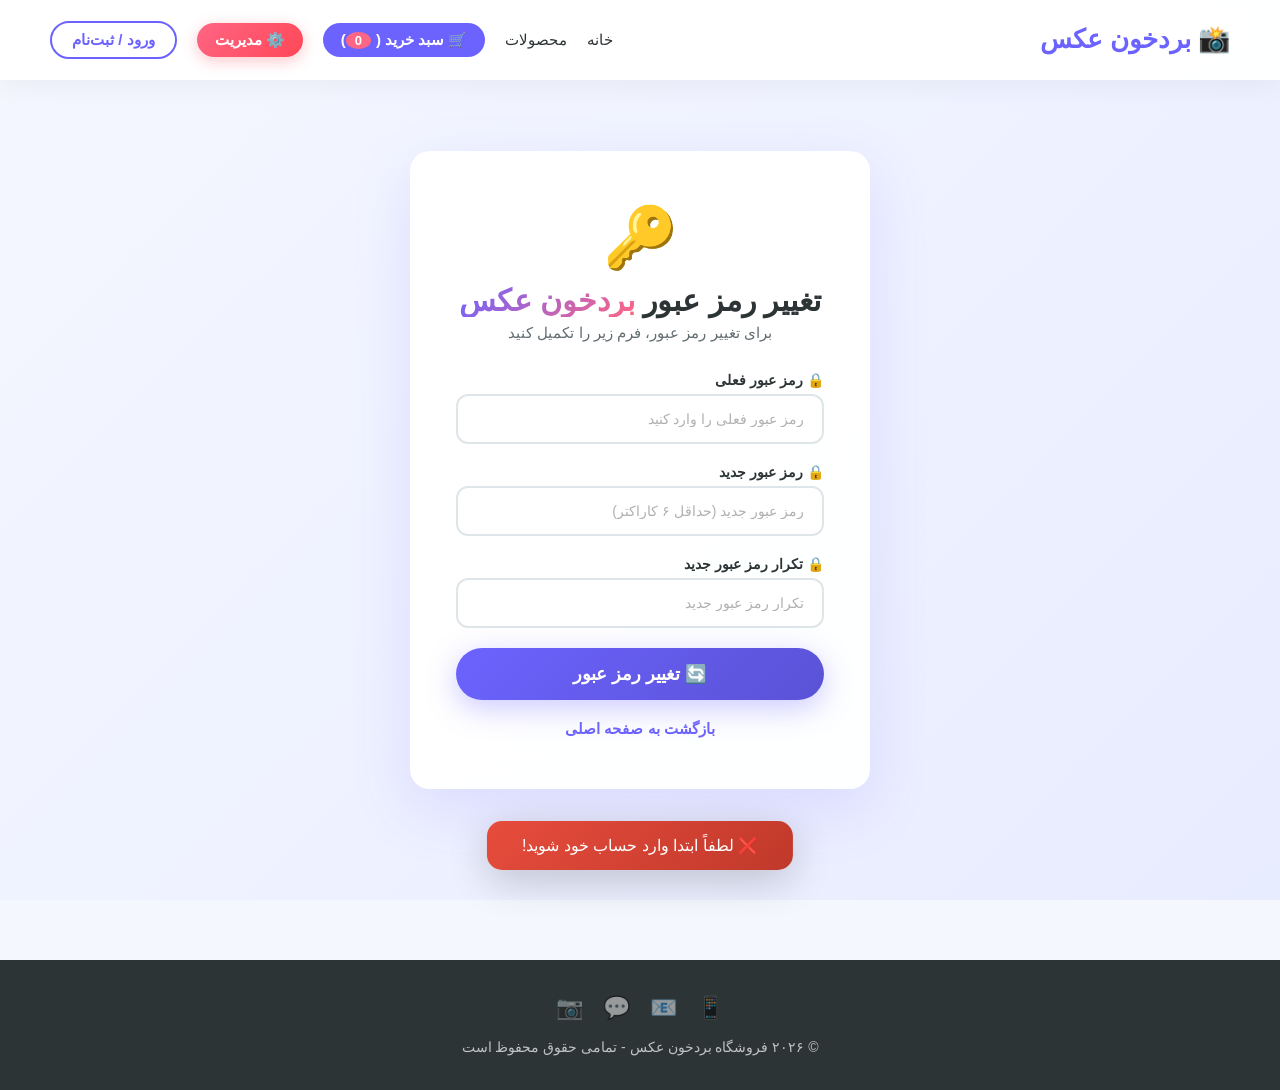
<file: change-password.html>
<!DOCTYPE html>
<html lang="fa" dir="rtl">
<head>
    <meta charset="UTF-8">
    <meta name="viewport" content="width=device-width, initial-scale=1.0">
    <title>تغییر رمز عبور - بردخون عکس</title>
    <style>
        * {
            margin: 0;
            padding: 0;
            box-sizing: border-box;
        }
        body {
            font-family: 'Tahoma', 'Vazir', sans-serif;
            background: #f5f7ff;
            direction: rtl;
            min-height: 100vh;
        }

        header {
            position: fixed;
            top: 0;
            left: 0;
            right: 0;
            z-index: 1000;
            padding: 0 50px;
            height: 80px;
            background: rgba(255, 255, 255, 0.95);
            backdrop-filter: blur(20px);
            border-bottom: 1px solid rgba(255, 255, 255, 0.3);
            display: flex;
            justify-content: space-between;
            align-items: center;
            box-shadow: 0 4px 30px rgba(0, 0, 0, 0.05);
        }
        .logo {
            font-size: 26px;
            font-weight: 900;
            color: #6C63FF;
        }
        nav {
            display: flex;
            align-items: center;
            gap: 20px;
            flex-wrap: wrap;
        }
        nav a {
            color: #2D3436;
            text-decoration: none;
            font-weight: 500;
            font-size: 15px;
            transition: 0.3s;
            padding: 5px 0;
            white-space: nowrap;
        }
        nav a:hover {
            color: #6C63FF;
        }
        .btn-login {
            border: 2px solid #6C63FF !important;
            color: #6C63FF !important;
            padding: 8px 20px !important;
            border-radius: 50px !important;
            font-weight: 700 !important;
            background: transparent !important;
            text-decoration: none !important;
        }
        .btn-login:hover {
            background: #6C63FF !important;
            color: #fff !important;
        }
        .btn-admin {
            background: linear-gradient(135deg, #FF6584, #FF4757) !important;
            color: #fff !important;
            padding: 8px 18px !important;
            border-radius: 50px !important;
            font-weight: 700 !important;
            text-decoration: none !important;
            box-shadow: 0 4px 15px rgba(255, 71, 87, 0.3) !important;
        }
        .btn-admin:hover {
            transform: translateY(-3px) scale(1.05) !important;
            box-shadow: 0 8px 30px rgba(255, 71, 87, 0.4) !important;
        }
        #cart-link {
            background: #6C63FF;
            color: #fff !important;
            padding: 8px 18px;
            border-radius: 50px;
            font-weight: 700;
            text-decoration: none !important;
        }
        #cart-count {
            background: #FF6584;
            color: #fff;
            border-radius: 50%;
            padding: 1px 9px;
            font-size: 13px;
            margin-right: 5px;
        }

        .auth-section {
            min-height: 100vh;
            display: flex;
            justify-content: center;
            align-items: center;
            padding: 100px 20px 60px;
            background: linear-gradient(135deg, #f5f7ff 0%, #e8ecff 100%);
        }
        .auth-box {
            background: rgba(255, 255, 255, 0.95);
            backdrop-filter: blur(20px);
            border-radius: 20px;
            padding: 50px 45px;
            max-width: 460px;
            width: 100%;
            box-shadow: 0 20px 60px rgba(108, 99, 255, 0.15);
            border: 1px solid rgba(255, 255, 255, 0.5);
        }
        .auth-icon {
            font-size: 60px;
            text-align: center;
            display: block;
            margin-bottom: 10px;
        }
        .auth-box h2 {
            font-size: 30px;
            font-weight: 900;
            text-align: center;
            margin-bottom: 6px;
            color: #2D3436;
        }
        .auth-box h2 span {
            background: linear-gradient(135deg, #6C63FF, #FF6584);
            -webkit-background-clip: text;
            -webkit-text-fill-color: transparent;
            background-clip: text;
        }
        .subtitle {
            text-align: center;
            color: #636E72;
            font-size: 15px;
            margin-bottom: 30px;
        }
        .form-group {
            margin-bottom: 20px;
        }
        .form-group label {
            display: block;
            font-weight: 600;
            font-size: 14px;
            margin-bottom: 6px;
            color: #2D3436;
        }
        .form-group input {
            width: 100%;
            padding: 14px 18px;
            border: 2px solid #DFE6E9;
            border-radius: 12px;
            font-size: 16px;
            font-family: inherit;
            transition: 0.3s;
            background: #fff;
            box-sizing: border-box;
            color: #2D3436;
        }
        .form-group input:focus {
            border-color: #6C63FF;
            outline: none;
            box-shadow: 0 0 0 4px rgba(108, 99, 255, 0.1);
        }
        .form-group input::placeholder {
            color: #b0b0b0;
            font-size: 14px;
        }

        .btn-primary {
            background: linear-gradient(135deg, #6C63FF, #5a52d5);
            color: #fff;
            padding: 15px 40px;
            border: none;
            border-radius: 50px;
            font-size: 18px;
            font-weight: 700;
            cursor: pointer;
            text-decoration: none;
            display: inline-block;
            transition: 0.3s;
            box-shadow: 0 8px 30px rgba(108, 99, 255, 0.35);
            text-align: center;
            width: 100%;
        }
        .btn-primary:hover {
            transform: translateY(-4px) scale(1.02);
            box-shadow: 0 12px 40px rgba(108, 99, 255, 0.5);
        }

        .auth-footer {
            margin-top: 20px;
            text-align: center;
            font-size: 15px;
            color: #636E72;
        }
        .auth-footer a {
            color: #6C63FF;
            font-weight: 700;
            text-decoration: none;
        }
        .auth-footer a:hover {
            text-decoration: underline;
        }

        .notification {
            position: fixed;
            bottom: 30px;
            left: 50%;
            transform: translateX(-50%) translateY(100px);
            background: #2D3436;
            color: #fff;
            padding: 15px 35px;
            border-radius: 15px;
            font-weight: 500;
            z-index: 9999;
            opacity: 0;
            transition: all 0.5s ease;
            box-shadow: 0 10px 40px rgba(0, 0, 0, 0.2);
            font-size: 16px;
            max-width: 90%;
            text-align: center;
        }
        .notification.show {
            opacity: 1;
            transform: translateX(-50%) translateY(0);
        }
        .notification.success {
            background: linear-gradient(135deg, #2ECC71, #27ae60);
        }
        .notification.error {
            background: linear-gradient(135deg, #E74C3C, #c0392b);
        }

        footer {
            background: #2D3436;
            color: #fff;
            padding: 35px 50px;
            text-align: center;
            margin-top: 60px;
        }
        footer p {
            opacity: 0.7;
            font-size: 14px;
        }
        .social {
            display: flex;
            justify-content: center;
            gap: 20px;
            margin-bottom: 18px;
        }
        .social a {
            color: #fff;
            font-size: 22px;
            opacity: 0.5;
            transition: 0.3s;
            text-decoration: none;
        }
        .social a:hover {
            opacity: 1;
            transform: translateY(-3px);
        }

        @media (max-width: 768px) {
            header {
                padding: 0 15px;
                height: 70px;
                flex-wrap: wrap;
                gap: 8px;
            }
            .logo { font-size: 20px; }
            nav { gap: 10px; }
            nav a { font-size: 13px; }
            .btn-login { padding: 5px 14px !important; font-size: 13px !important; }
            .btn-admin { padding: 5px 14px !important; font-size: 13px !important; }
            #cart-link { padding: 5px 12px; font-size: 13px; }
            .auth-box {
                padding: 28px 20px;
            }
            .auth-box h2 {
                font-size: 24px;
            }
            footer {
                padding: 25px 20px;
            }
        }

        @media (max-width: 480px) {
            .auth-box {
                padding: 20px 16px;
            }
            .auth-box .form-group input {
                padding: 12px 14px;
                font-size: 14px;
            }
            nav a { font-size: 12px; }
            .btn-login { font-size: 12px !important; padding: 4px 12px !important; }
            .btn-admin { font-size: 12px !important; padding: 4px 12px !important; }
            #cart-link { font-size: 12px; padding: 4px 10px; }
        }
    </style>
</head>
<body>

    <header>
        <div class="logo">📸 بردخون عکس</div>
        <nav>
            <a href="index.html">خانه</a>
            <a href="shop.html">محصولات</a>
            <a href="cart.html" id="cart-link">🛒 سبد خرید (<span id="cart-count">0</span>)</a>
            <a href="admin.html" class="btn-admin">⚙️ مدیریت</a>
            <a href="login.html" class="btn-login">ورود / ثبت‌نام</a>
        </nav>
    </header>

    <section class="auth-section">
        <div class="auth-box">
            <span class="auth-icon">🔑</span>
            <h2>تغییر رمز عبور <span>بردخون عکس</span></h2>
            <p class="subtitle">برای تغییر رمز عبور، فرم زیر را تکمیل کنید</p>
            <form id="change-password-form">
                <div class="form-group">
                    <label>🔒 رمز عبور فعلی</label>
                    <input type="password" id="current-password" placeholder="رمز عبور فعلی را وارد کنید" required>
                </div>
                <div class="form-group">
                    <label>🔒 رمز عبور جدید</label>
                    <input type="password" id="new-password" placeholder="رمز عبور جدید (حداقل ۶ کاراکتر)" required minlength="6">
                </div>
                <div class="form-group">
                    <label>🔒 تکرار رمز عبور جدید</label>
                    <input type="password" id="confirm-password" placeholder="تکرار رمز عبور جدید" required>
                </div>
                <button type="submit" class="btn-primary">🔄 تغییر رمز عبور</button>
            </form>
            <div class="auth-footer">
                <a href="index.html">بازگشت به صفحه اصلی</a>
            </div>
        </div>
    </section>

    <footer>
        <div class="social">
            <a href="#">📱</a>
            <a href="#">📧</a>
            <a href="#">💬</a>
            <a href="#">📷</a>
        </div>
        <p>© ۲۰۲۶ فروشگاه بردخون عکس - تمامی حقوق محفوظ است</p>
    </footer>

    <script>
        // ============================================
        // سبد خرید
        // ============================================
        let cart = JSON.parse(localStorage.getItem('cart')) || [];
        let users = JSON.parse(localStorage.getItem('users')) || [];
        let currentUser = JSON.parse(localStorage.getItem('currentUser')) || null;

        function updateCartCount() {
            const count = cart.reduce((sum, item) => sum + item.qty, 0);
            document.querySelectorAll('#cart-count').forEach(el => {
                if (el) el.textContent = count;
            });
        }

        // ============================================
        // نوتیفیکیشن
        // ============================================
        function showNotification(message, type = 'success') {
            const existing = document.querySelector('.notification');
            if (existing) existing.remove();

            const div = document.createElement('div');
            div.className = `notification ${type}`;
            div.textContent = message;
            document.body.appendChild(div);

            requestAnimationFrame(() => {
                div.classList.add('show');
            });

            setTimeout(() => {
                div.classList.remove('show');
                setTimeout(() => div.remove(), 500);
            }, 3500);
        }

        // ============================================
        // تغییر رمز عبور
        // ============================================
        function handleChangePassword(e) {
            e.preventDefault();

            // بررسی ورود کاربر
            if (!currentUser) {
                showNotification('❌ لطفاً ابتدا وارد حساب خود شوید!', 'error');
                setTimeout(() => window.location.href = 'login.html', 1500);
                return;
            }

            const currentPass = document.getElementById('current-password');
            const newPass = document.getElementById('new-password');
            const confirmPass = document.getElementById('confirm-password');

            if (!currentPass || !newPass || !confirmPass) {
                showNotification('❌ لطفاً همه فیلدها را پر کنید!', 'error');
                return;
            }

            const currentPassVal = currentPass.value;
            const newPassVal = newPass.value;
            const confirmPassVal = confirmPass.value;

            // بررسی رمز فعلی
            if (currentPassVal !== currentUser.password) {
                showNotification('❌ رمز عبور فعلی اشتباه است!', 'error');
                return;
            }

            // بررسی رمز جدید
            if (newPassVal.length < 6) {
                showNotification('❌ رمز عبور جدید باید حداقل ۶ کاراکتر باشد!', 'error');
                return;
            }

            // بررسی تطابق رمز جدید
            if (newPassVal !== confirmPassVal) {
                showNotification('❌ رمز عبور جدید و تکرار آن مطابقت ندارند!', 'error');
                return;
            }

            // به‌روزرسانی رمز در لیست کاربران
            const userIndex = users.findIndex(u => u.phone === currentUser.phone);
            if (userIndex !== -1) {
                users[userIndex].password = newPassVal;
                localStorage.setItem('users', JSON.stringify(users));
            }

            // به‌روزرسانی کاربر فعلی
            currentUser.password = newPassVal;
            localStorage.setItem('currentUser', JSON.stringify(currentUser));

            // پاک کردن فرم
            document.getElementById('change-password-form').reset();

            showNotification('✅ رمز عبور با موفقیت تغییر کرد!');
        }

        // ============================================
        // اجرا
        // ============================================
        document.addEventListener('DOMContentLoaded', function() {
            updateCartCount();

            // اگر کاربر وارد نشده، به صفحه ورود هدایت شود
            if (!currentUser) {
                showNotification('❌ لطفاً ابتدا وارد حساب خود شوید!', 'error');
                setTimeout(() => window.location.href = 'login.html', 1500);
            }

            const form = document.getElementById('change-password-form');
            if (form) {
                form.addEventListener('submit', handleChangePassword);
            }

            // نمایش نام کاربر در هدر
            if (currentUser) {
                document.querySelectorAll('.btn-login').forEach(el => {
                    el.textContent = `👤 ${currentUser.name}`;
                    el.href = '#';
                    el.style.cursor = 'pointer';
                });
            }
        });
    </script>

</body>
</html>
</file>
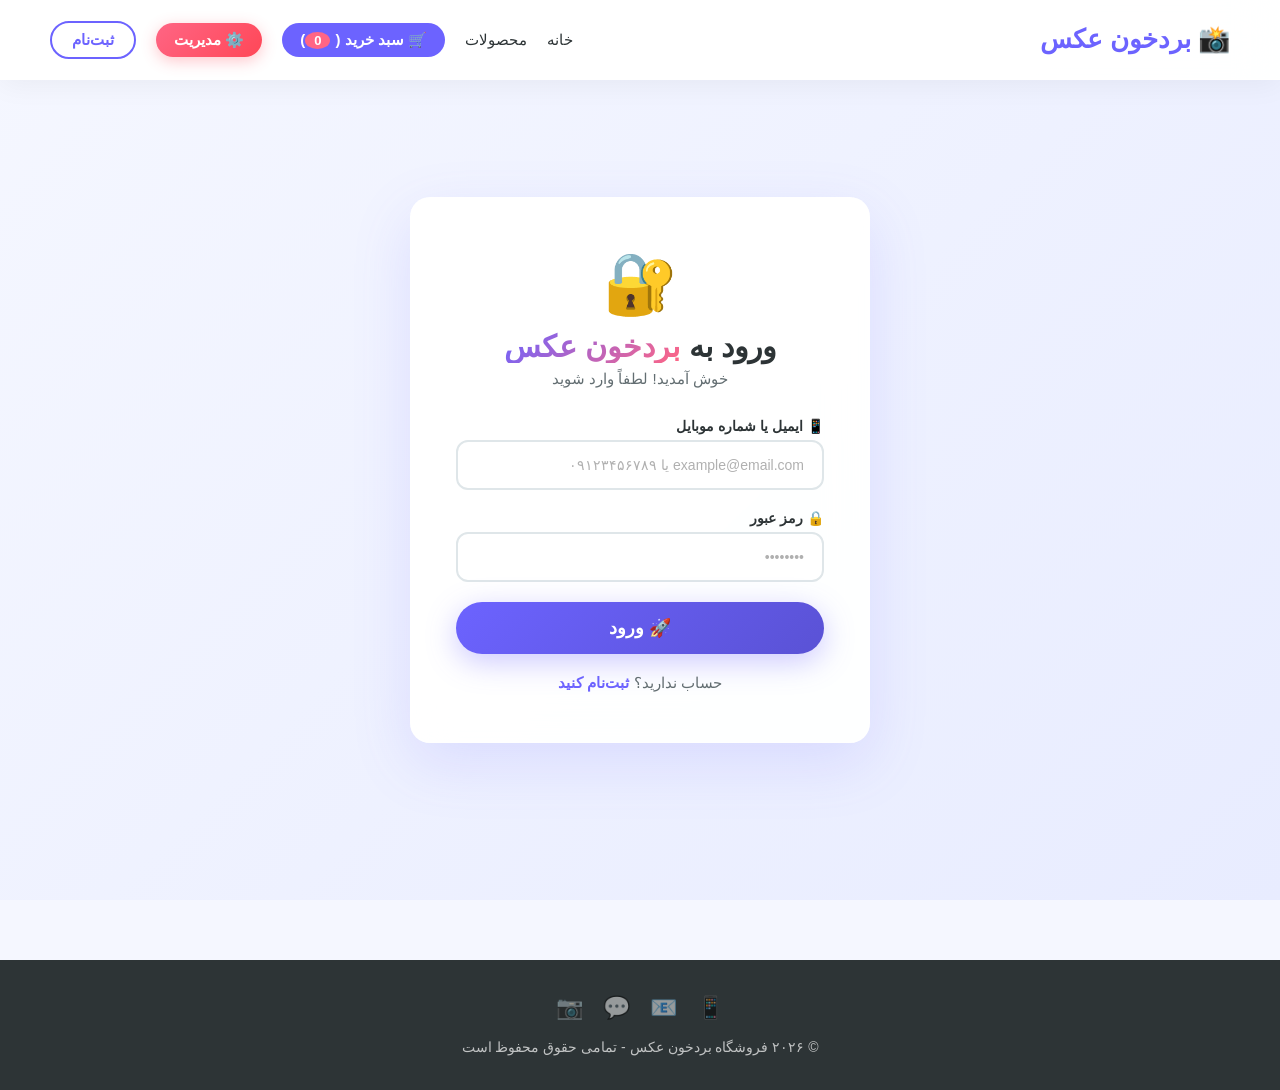
<file: login.html>
<!DOCTYPE html>
<html lang="fa" dir="rtl">
<head>
    <meta charset="UTF-8">
    <meta name="viewport" content="width=device-width, initial-scale=1.0">
    <title>ورود - بردخون عکس</title>
    <style>
        * {
            margin: 0;
            padding: 0;
            box-sizing: border-box;
        }
        body {
            font-family: 'Tahoma', 'Vazir', sans-serif;
            background: #f5f7ff;
            direction: rtl;
            min-height: 100vh;
        }

        header {
            position: fixed;
            top: 0;
            left: 0;
            right: 0;
            z-index: 1000;
            padding: 0 50px;
            height: 80px;
            background: rgba(255, 255, 255, 0.95);
            backdrop-filter: blur(20px);
            border-bottom: 1px solid rgba(255, 255, 255, 0.3);
            display: flex;
            justify-content: space-between;
            align-items: center;
            box-shadow: 0 4px 30px rgba(0, 0, 0, 0.05);
        }
        .logo {
            font-size: 26px;
            font-weight: 900;
            color: #6C63FF;
        }
        nav {
            display: flex;
            align-items: center;
            gap: 20px;
            flex-wrap: wrap;
        }
        nav a {
            color: #2D3436;
            text-decoration: none;
            font-weight: 500;
            font-size: 15px;
            transition: 0.3s;
            padding: 5px 0;
            white-space: nowrap;
        }
        nav a:hover {
            color: #6C63FF;
        }
        .btn-login {
            border: 2px solid #6C63FF !important;
            color: #6C63FF !important;
            padding: 8px 20px !important;
            border-radius: 50px !important;
            font-weight: 700 !important;
            background: transparent !important;
            text-decoration: none !important;
        }
        .btn-login:hover {
            background: #6C63FF !important;
            color: #fff !important;
        }
        .btn-admin {
            background: linear-gradient(135deg, #FF6584, #FF4757) !important;
            color: #fff !important;
            padding: 8px 18px !important;
            border-radius: 50px !important;
            font-weight: 700 !important;
            text-decoration: none !important;
            box-shadow: 0 4px 15px rgba(255, 71, 87, 0.3) !important;
        }
        .btn-admin:hover {
            transform: translateY(-3px) scale(1.05) !important;
            box-shadow: 0 8px 30px rgba(255, 71, 87, 0.4) !important;
        }
        #cart-link {
            background: #6C63FF;
            color: #fff !important;
            padding: 8px 18px;
            border-radius: 50px;
            font-weight: 700;
            text-decoration: none !important;
        }
        #cart-count {
            background: #FF6584;
            color: #fff;
            border-radius: 50%;
            padding: 1px 9px;
            font-size: 13px;
            margin-right: 5px;
        }

        .auth-section {
            min-height: 100vh;
            display: flex;
            justify-content: center;
            align-items: center;
            padding: 100px 20px 60px;
            background: linear-gradient(135deg, #f5f7ff 0%, #e8ecff 100%);
        }
        .auth-box {
            background: rgba(255, 255, 255, 0.95);
            backdrop-filter: blur(20px);
            border-radius: 20px;
            padding: 50px 45px;
            max-width: 460px;
            width: 100%;
            box-shadow: 0 20px 60px rgba(108, 99, 255, 0.15);
            border: 1px solid rgba(255, 255, 255, 0.5);
        }
        .auth-icon {
            font-size: 60px;
            text-align: center;
            display: block;
            margin-bottom: 10px;
        }
        .auth-box h2 {
            font-size: 30px;
            font-weight: 900;
            text-align: center;
            margin-bottom: 6px;
            color: #2D3436;
        }
        .auth-box h2 span {
            background: linear-gradient(135deg, #6C63FF, #FF6584);
            -webkit-background-clip: text;
            -webkit-text-fill-color: transparent;
            background-clip: text;
        }
        .subtitle {
            text-align: center;
            color: #636E72;
            font-size: 15px;
            margin-bottom: 30px;
        }
        .form-group {
            margin-bottom: 20px;
        }
        .form-group label {
            display: block;
            font-weight: 600;
            font-size: 14px;
            margin-bottom: 6px;
            color: #2D3436;
        }
        .form-group input {
            width: 100%;
            padding: 14px 18px;
            border: 2px solid #DFE6E9;
            border-radius: 12px;
            font-size: 16px;
            font-family: inherit;
            transition: 0.3s;
            background: #fff;
            box-sizing: border-box;
            color: #2D3436;
        }
        .form-group input:focus {
            border-color: #6C63FF;
            outline: none;
            box-shadow: 0 0 0 4px rgba(108, 99, 255, 0.1);
        }
        .form-group input::placeholder {
            color: #b0b0b0;
            font-size: 14px;
        }

        .btn-primary {
            background: linear-gradient(135deg, #6C63FF, #5a52d5);
            color: #fff;
            padding: 15px 40px;
            border: none;
            border-radius: 50px;
            font-size: 18px;
            font-weight: 700;
            cursor: pointer;
            text-decoration: none;
            display: inline-block;
            transition: 0.3s;
            box-shadow: 0 8px 30px rgba(108, 99, 255, 0.35);
            text-align: center;
            width: 100%;
        }
        .btn-primary:hover {
            transform: translateY(-4px) scale(1.02);
            box-shadow: 0 12px 40px rgba(108, 99, 255, 0.5);
        }

        .auth-footer {
            margin-top: 20px;
            text-align: center;
            font-size: 15px;
            color: #636E72;
        }
        .auth-footer a {
            color: #6C63FF;
            font-weight: 700;
            text-decoration: none;
        }
        .auth-footer a:hover {
            text-decoration: underline;
        }

        /* نوتیفیکیشن */
        .notification {
            position: fixed;
            bottom: 30px;
            left: 50%;
            transform: translateX(-50%) translateY(100px);
            background: #2D3436;
            color: #fff;
            padding: 15px 35px;
            border-radius: 15px;
            font-weight: 500;
            z-index: 9999;
            opacity: 0;
            transition: all 0.5s ease;
            box-shadow: 0 10px 40px rgba(0, 0, 0, 0.2);
            font-size: 16px;
            max-width: 90%;
            text-align: center;
        }
        .notification.show {
            opacity: 1;
            transform: translateX(-50%) translateY(0);
        }
        .notification.success {
            background: linear-gradient(135deg, #2ECC71, #27ae60);
        }
        .notification.error {
            background: linear-gradient(135deg, #E74C3C, #c0392b);
        }

        footer {
            background: #2D3436;
            color: #fff;
            padding: 35px 50px;
            text-align: center;
            margin-top: 60px;
        }
        footer p {
            opacity: 0.7;
            font-size: 14px;
        }
        .social {
            display: flex;
            justify-content: center;
            gap: 20px;
            margin-bottom: 18px;
        }
        .social a {
            color: #fff;
            font-size: 22px;
            opacity: 0.5;
            transition: 0.3s;
            text-decoration: none;
        }
        .social a:hover {
            opacity: 1;
            transform: translateY(-3px);
        }

        @media (max-width: 768px) {
            header {
                padding: 0 15px;
                height: 70px;
                flex-wrap: wrap;
                gap: 8px;
            }
            .logo {
                font-size: 20px;
            }
            nav {
                gap: 10px;
            }
            nav a {
                font-size: 13px;
            }
            #cart-link {
                padding: 5px 12px;
                font-size: 13px;
            }
            .btn-login {
                padding: 5px 14px !important;
                font-size: 13px !important;
            }
            .btn-admin {
                padding: 5px 14px !important;
                font-size: 13px !important;
            }
            .auth-box {
                padding: 28px 20px;
            }
            .auth-box h2 {
                font-size: 24px;
            }
            footer {
                padding: 25px 20px;
            }
        }
        @media (max-width: 480px) {
            .auth-box {
                padding: 20px 16px;
            }
            .auth-box .form-group input {
                padding: 12px 14px;
                font-size: 14px;
            }
            nav a {
                font-size: 12px;
            }
            #cart-link {
                font-size: 12px;
                padding: 4px 10px;
            }
            .btn-login {
                font-size: 12px !important;
                padding: 4px 12px !important;
            }
            .btn-admin {
                font-size: 12px !important;
                padding: 4px 12px !important;
            }
        }
    </style>
</head>
<body>

    <header>
        <div class="logo">📸 بردخون عکس</div>
        <nav>
            <a href="index.html">خانه</a>
            <a href="shop.html">محصولات</a>
            <a href="cart.html" id="cart-link">🛒 سبد خرید (<span id="cart-count">0</span>)</a>
            <a href="admin.html" class="btn-admin">⚙️ مدیریت</a>
            <a href="register.html" class="btn-login">ثبت‌نام</a>
        </nav>
    </header>

    <section class="auth-section">
        <div class="auth-box">
            <span class="auth-icon">🔐</span>
            <h2>ورود به <span>بردخون عکس</span></h2>
            <p class="subtitle">خوش آمدید! لطفاً وارد شوید</p>
            <form id="login-form">
                <div class="form-group">
                    <label>📱 ایمیل یا شماره موبایل</label>
                    <input type="text" id="login-email" placeholder="example@email.com یا ۰۹۱۲۳۴۵۶۷۸۹" required>
                </div>
                <div class="form-group">
                    <label>🔒 رمز عبور</label>
                    <input type="password" id="login-password" placeholder="••••••••" required>
                </div>
                <button type="submit" class="btn-primary">🚀 ورود</button>
            </form>
            <div class="auth-footer">
                حساب ندارید؟ <a href="register.html">ثبت‌نام کنید</a>
            </div>
        </div>
    </section>

    <footer>
        <div class="social">
            <a href="#">📱</a>
            <a href="#">📧</a>
            <a href="#">💬</a>
            <a href="#">📷</a>
        </div>
        <p>© ۲۰۲۶ فروشگاه بردخون عکس - تمامی حقوق محفوظ است</p>
    </footer>

    <script>
        // ============================================
        // مدیریت سبد خرید
        // ============================================
        let cart = JSON.parse(localStorage.getItem('cart')) || [];
        let users = JSON.parse(localStorage.getItem('users')) || [];
        let currentUser = JSON.parse(localStorage.getItem('currentUser')) || null;

        function updateCartCount() {
            const count = cart.reduce((sum, item) => sum + item.qty, 0);
            document.querySelectorAll('#cart-count').forEach(el => {
                if (el) el.textContent = count;
            });
        }

        // ============================================
        // نوتیفیکیشن
        // ============================================
        function showNotification(message, type = 'success') {
            const existing = document.querySelector('.notification');
            if (existing) existing.remove();

            const div = document.createElement('div');
            div.className = `notification ${type}`;
            div.textContent = message;
            document.body.appendChild(div);

            requestAnimationFrame(() => {
                div.classList.add('show');
            });

            setTimeout(() => {
                div.classList.remove('show');
                setTimeout(() => div.remove(), 500);
            }, 3500);
        }

        // ============================================
        // لاگین (ورود)
        // ============================================
        function handleLogin(e) {
            e.preventDefault();

            const identifier = document.getElementById('login-email');
            const password = document.getElementById('login-password');

            if (!identifier || !password) {
                showNotification('لطفاً همه فیلدها را پر کنید!', 'error');
                return;
            }

            const identifierVal = identifier.value.trim();
            const passwordVal = password.value;

            if (!identifierVal || !passwordVal) {
                showNotification('لطفاً اطلاعات خود را وارد کنید!', 'error');
                return;
            }

            // دریافت کاربران از localStorage
            let users = JSON.parse(localStorage.getItem('users')) || [];

            // پیدا کردن کاربر
            const user = users.find(u =>
                (u.phone === identifierVal || u.email === identifierVal) && u.password === passwordVal
            );

            if (!user) {
                showNotification('❌ اطلاعات وارد شده صحیح نیست!', 'error');
                return;
            }

            // ذخیره کاربر فعلی
            localStorage.setItem('currentUser', JSON.stringify(user));

            showNotification('✅ خوش آمدید ' + user.name + '!');

            // هدایت به صفحه اصلی بعد از 1.5 ثانیه
            setTimeout(() => {
                window.location.href = 'index.html';
            }, 1500);
        }

        // ============================================
        // خروج از حساب
        // ============================================
        function logout() {
            localStorage.removeItem('currentUser');
            showNotification('🚪 از حساب خود خارج شدید', 'error');
            setTimeout(() => {
                window.location.href = 'index.html';
            }, 1000);
        }

        // ============================================
        // اجرا در زمان بارگذاری
        // ============================================
        document.addEventListener('DOMContentLoaded', function() {
            // بروزرسانی تعداد سبد خرید
            updateCartCount();

            // ثبت رویداد فرم ورود
            const loginForm = document.getElementById('login-form');
            if (loginForm) {
                loginForm.addEventListener('submit', handleLogin);
            }

            // اگر کاربر وارد شده بود، دکمه ورود را تغییر بده
            if (currentUser) {
                document.querySelectorAll('.btn-login').forEach(el => {
                    el.textContent = `👤 ${currentUser.name}`;
                    el.href = '#';
                    el.style.cursor = 'pointer';
                    el.onclick = (e) => {
                        e.preventDefault();
                        if (confirm('آیا می‌خواهید از حساب خود خارج شوید؟')) {
                            logout();
                        }
                    };
                });
            }
        });
    </script>

</body>
</html>
</file>
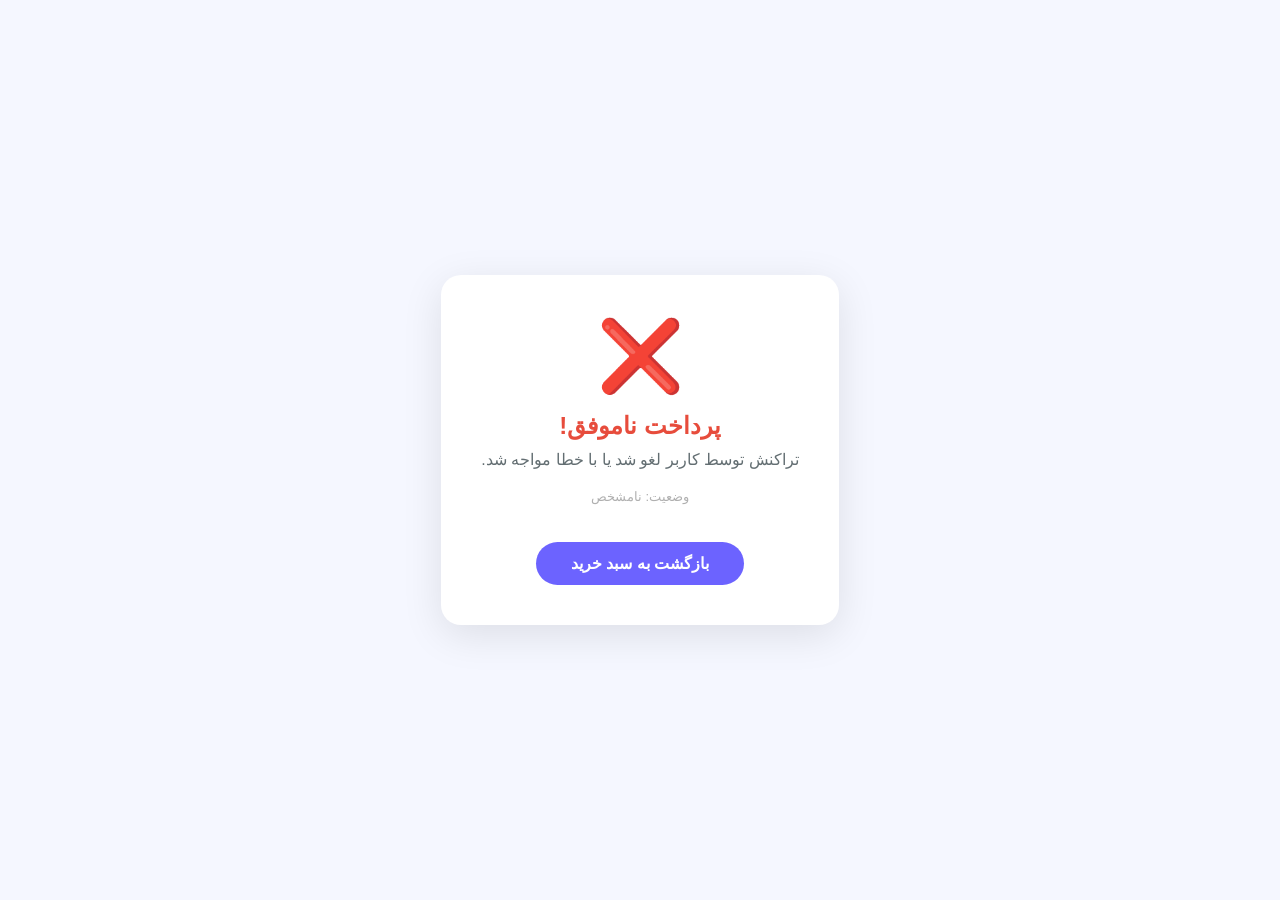
<file: payment-callback.html>
<!DOCTYPE html>
<html lang="fa" dir="rtl">
<head>
    <meta charset="UTF-8">
    <meta name="viewport" content="width=device-width, initial-scale=1.0">
    <title>تأیید پرداخت - بردخون عکس</title>
    <style>
        * {
            margin: 0;
            padding: 0;
            box-sizing: border-box;
        }
        body {
            font-family: 'Tahoma', 'Vazir', sans-serif;
            background: #f5f7ff;
            direction: rtl;
            min-height: 100vh;
            display: flex;
            justify-content: center;
            align-items: center;
        }
        .container {
            max-width: 500px;
            background: #fff;
            border-radius: 20px;
            padding: 40px;
            text-align: center;
            box-shadow: 0 10px 40px rgba(0, 0, 0, 0.1);
        }
        .icon {
            font-size: 70px;
            display: block;
            margin-bottom: 15px;
        }
        h2 {
            margin-bottom: 10px;
        }
        p {
            color: #636E72;
            margin-bottom: 20px;
        }
        .btn {
            display: inline-block;
            background: #6C63FF;
            color: #fff;
            padding: 12px 35px;
            border-radius: 50px;
            text-decoration: none;
            font-weight: 700;
            transition: 0.3s;
        }
        .btn:hover {
            transform: translateY(-3px);
            box-shadow: 0 8px 30px rgba(108, 99, 255, 0.4);
        }
        .ref-id {
            font-size: 18px;
            background: #f8f9fe;
            padding: 10px;
            border-radius: 10px;
            margin: 10px 0;
        }
        .success-text {
            color: #2ECC71;
        }
        .error-text {
            color: #E74C3C;
        }
    </style>
</head>
<body>
    <div class="container" id="result">
        <span class="icon">⏳</span>
        <h2>در حال بررسی پرداخت...</h2>
        <p>لطفاً چند لحظه صبر کنید</p>
    </div>

    <script>
        // ============================================
        // 🔐 کد مرچنت زرین‌پال
        // ============================================
        const MERCHANT_ID = '84b2b4e0-e560-48da-92cf-e7a69776d68c';
        const VERIFY_URL = 'https://payment.zarinpal.com/pg/v4/payment/verify.json';

        document.addEventListener('DOMContentLoaded', async function() {
            const resultDiv = document.getElementById('result');
            const urlParams = new URLSearchParams(window.location.search);
            const authority = urlParams.get('Authority');
            const status = urlParams.get('Status');
            const amount = parseInt(localStorage.getItem('paymentAmount')) || 0;

            // ============================================
            // بررسی وضعیت بازگشت از درگاه
            // ============================================
            if (status !== 'OK' || !authority) {
                resultDiv.innerHTML = `
                    <span class="icon">❌</span>
                    <h2 class="error-text">پرداخت ناموفق!</h2>
                    <p>تراکنش توسط کاربر لغو شد یا با خطا مواجه شد.</p>
                    <p style="font-size:13px;color:#b0b0b0;">وضعیت: ${status || 'نامشخص'}</p>
                    <br>
                    <a href="cart.html" class="btn">بازگشت به سبد خرید</a>
                `;
                return;
            }

            try {
                // ============================================
                // 📤 تأیید پرداخت با زرین‌پال (طبق مستندات)
                // ============================================
                const response = await fetch(VERIFY_URL, {
                    method: 'POST',
                    headers: {
                        'Content-Type': 'application/json',
                        'Accept': 'application/json'
                    },
                    body: JSON.stringify({
                        merchant_id: MERCHANT_ID,
                        amount: amount,
                        authority: authority,
                    })
                });

                const data = await response.json();

                // ============================================
                // 📥 بررسی نتیجه تأیید
                // ============================================
                if (data.data && data.data.code === 100) {
                    // پرداخت موفق
                    const refId = data.data.ref_id;

                    // پاک کردن سبد خرید
                    localStorage.removeItem('cart');
                    localStorage.removeItem('payAmount');
                    localStorage.removeItem('paymentAuthority');
                    localStorage.removeItem('paymentAmount');

                    resultDiv.innerHTML = `
                        <span class="icon">✅</span>
                        <h2 class="success-text">پرداخت با موفقیت انجام شد!</h2>
                        <div class="ref-id">شماره پیگیری: <strong>${refId}</strong></div>
                        <p style="font-size:14px;color:#636E72;">از خرید شما متشکریم!</p>
                        <br>
                        <a href="index.html" class="btn">بازگشت به صفحه اصلی</a>
                    `;
                } else if (data.data && data.data.code === 101) {
                    // تراکنش قبلاً تأیید شده است
                    resultDiv.innerHTML = `
                        <span class="icon">✅</span>
                        <h2 class="success-text">پرداخت قبلاً تأیید شده است!</h2>
                        <p>این تراکنش قبلاً با موفقیت انجام شده است.</p>
                        <br>
                        <a href="index.html" class="btn">بازگشت به صفحه اصلی</a>
                    `;
                } else {
                    // پرداخت ناموفق
                    const errorCode = data.data?.code || 'نامشخص';
                    resultDiv.innerHTML = `
                        <span class="icon">❌</span>
                        <h2 class="error-text">پرداخت ناموفق!</h2>
                        <p>کد خطا: ${errorCode}</p>
                        <br>
                        <a href="cart.html" class="btn">تلاش مجدد</a>
                    `;
                }
            } catch (error) {
                console.error('Error:', error);
                resultDiv.innerHTML = `
                    <span class="icon">❌</span>
                    <h2 class="error-text">خطا در تأیید پرداخت</h2>
                    <p>لطفاً با پشتیبانی تماس بگیرید.</p>
                    <br>
                    <a href="cart.html" class="btn">بازگشت</a>
                `;
            }
        });
    </script>

</body>
</html>
</file>
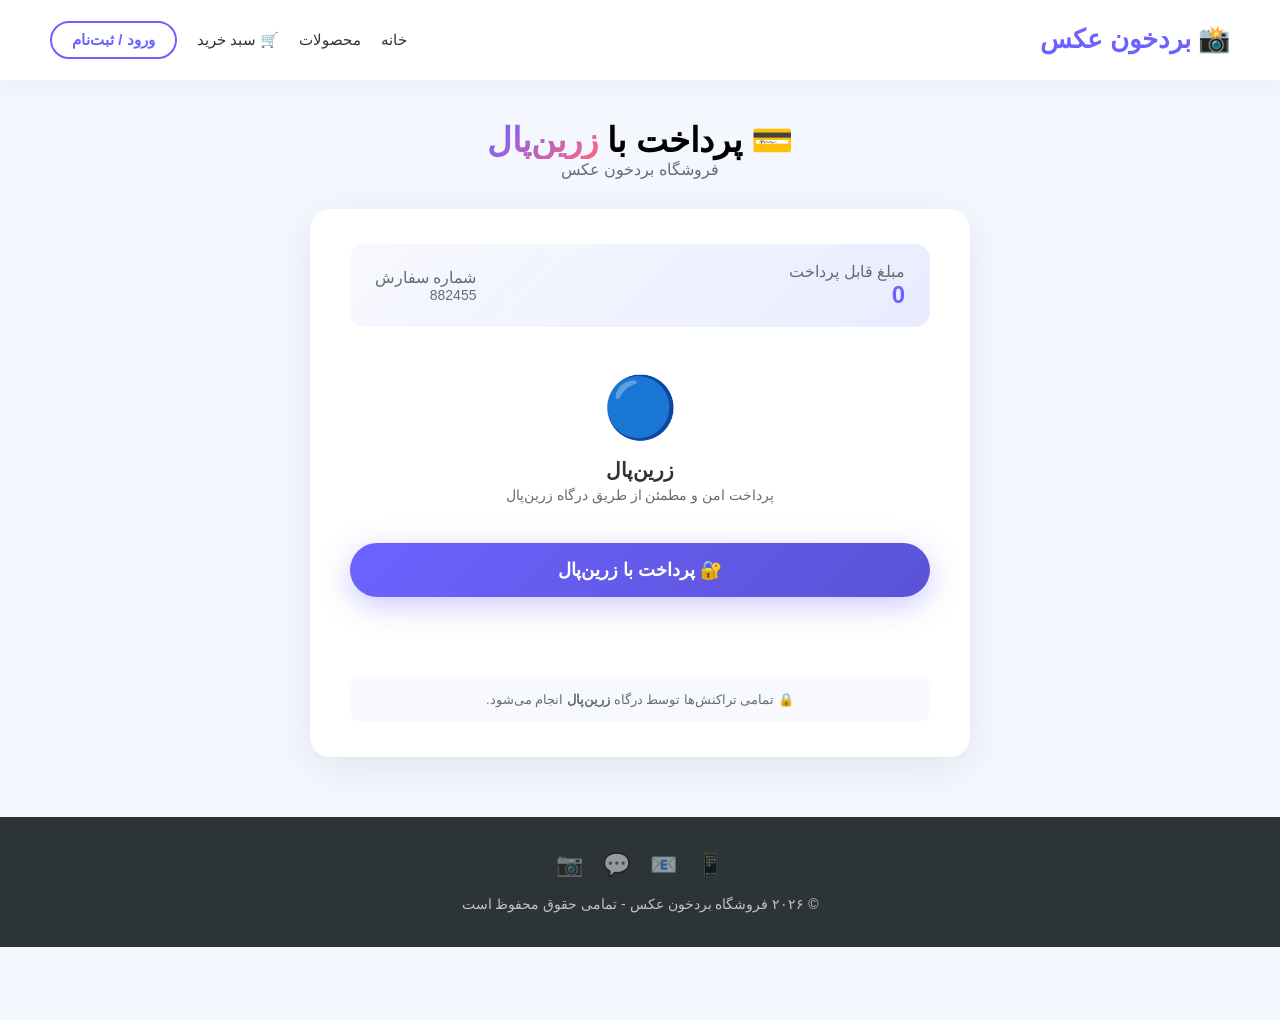
<file: payment.html>
<!DOCTYPE html>
<html lang="fa" dir="rtl">
<head>
    <meta charset="UTF-8">
    <meta name="viewport" content="width=device-width, initial-scale=1.0">
    <title>پرداخت - بردخون عکس</title>
    <style>
        * {
            margin: 0;
            padding: 0;
            box-sizing: border-box;
        }
        body {
            font-family: 'Tahoma', 'Vazir', sans-serif;
            background: #f5f7ff;
            direction: rtl;
            min-height: 100vh;
        }

        /* ============================================
           هدر
           ============================================ */
        header {
            position: fixed;
            top: 0;
            left: 0;
            right: 0;
            z-index: 1000;
            padding: 0 50px;
            height: 80px;
            background: rgba(255, 255, 255, 0.95);
            backdrop-filter: blur(20px);
            border-bottom: 1px solid rgba(255, 255, 255, 0.3);
            display: flex;
            justify-content: space-between;
            align-items: center;
            box-shadow: 0 4px 30px rgba(0, 0, 0, 0.05);
        }
        .logo {
            font-size: 26px;
            font-weight: 900;
            color: #6C63FF;
        }
        nav {
            display: flex;
            align-items: center;
            gap: 20px;
            flex-wrap: wrap;
        }
        nav a {
            color: #2D3436;
            text-decoration: none;
            font-weight: 500;
            font-size: 15px;
            transition: 0.3s;
            padding: 5px 0;
            white-space: nowrap;
        }
        nav a:hover {
            color: #6C63FF;
        }
        .btn-login {
            border: 2px solid #6C63FF !important;
            color: #6C63FF !important;
            padding: 8px 20px !important;
            border-radius: 50px !important;
            font-weight: 700 !important;
            background: transparent !important;
            text-decoration: none !important;
        }
        .btn-login:hover {
            background: #6C63FF !important;
            color: #fff !important;
        }

        /* ============================================
           صفحه پرداخت
           ============================================ */
        .payment-section {
            max-width: 700px;
            margin: 120px auto 60px;
            padding: 0 20px;
        }
        .payment-header {
            text-align: center;
            margin-bottom: 30px;
        }
        .payment-header h2 {
            font-size: 34px;
            font-weight: 900;
        }
        .payment-header h2 span {
            background: linear-gradient(135deg, #6C63FF, #FF6584);
            -webkit-background-clip: text;
            -webkit-text-fill-color: transparent;
            background-clip: text;
        }
        .payment-header p {
            color: #636E72;
            font-size: 16px;
        }

        .payment-box {
            background: #fff;
            border-radius: 20px;
            padding: 35px 40px;
            box-shadow: 0 10px 40px rgba(0, 0, 0, 0.08);
        }

        .payment-info {
            background: linear-gradient(135deg, #f8f9fe, #e8ecff);
            padding: 18px 25px;
            border-radius: 15px;
            margin-bottom: 25px;
            display: flex;
            justify-content: space-between;
            align-items: center;
            flex-wrap: wrap;
            gap: 10px;
        }
        .payment-info .amount {
            font-size: 24px;
            font-weight: 900;
            color: #6C63FF;
        }
        .payment-info .order-id {
            color: #636E72;
            font-size: 14px;
        }

        /* ============================================
           درگاه پرداخت - بدون کادر کارت
           ============================================ */
        .payment-gateway {
            text-align: center;
            padding: 20px 0;
        }
        .payment-gateway .gateway-icon {
            font-size: 60px;
            display: block;
            margin-bottom: 15px;
        }
        .payment-gateway .gateway-name {
            font-size: 20px;
            font-weight: 700;
            color: #2D3436;
        }
        .payment-gateway .gateway-desc {
            color: #636E72;
            font-size: 14px;
            margin-top: 5px;
        }

        #pay-btn {
            width: 100%;
            padding: 16px;
            font-size: 18px;
            margin-top: 20px;
            background: linear-gradient(135deg, #6C63FF, #5a52d5);
            color: #fff;
            border: none;
            border-radius: 50px;
            font-weight: 700;
            cursor: pointer;
            transition: 0.3s;
            box-shadow: 0 8px 30px rgba(108, 99, 255, 0.35);
        }
        #pay-btn:hover {
            transform: translateY(-3px);
            box-shadow: 0 12px 40px rgba(108, 99, 255, 0.5);
        }

        #payment-result {
            margin-top: 20px;
            padding: 20px;
            border-radius: 15px;
            text-align: center;
        }
        #payment-result.success {
            background: #d4edda;
            color: #155724;
            border: 2px solid #c3e6cb;
        }
        #payment-result.error {
            background: #f8d7da;
            color: #721c24;
            border: 2px solid #f5c6cb;
        }
        #payment-result.loading {
            background: #fff3cd;
            color: #856404;
            border: 2px solid #ffc107;
        }

        .payment-footer {
            margin-top: 20px;
            padding: 15px;
            background: #f8f9fe;
            border-radius: 12px;
            text-align: center;
            font-size: 13px;
            color: #636E72;
        }

        /* ============================================
           فوتر
           ============================================ */
        footer {
            background: #2D3436;
            color: #fff;
            padding: 35px 50px;
            text-align: center;
            margin-top: 60px;
        }
        footer p {
            opacity: 0.7;
            font-size: 14px;
        }
        .social {
            display: flex;
            justify-content: center;
            gap: 20px;
            margin-bottom: 18px;
        }
        .social a {
            color: #fff;
            font-size: 22px;
            opacity: 0.5;
            transition: 0.3s;
            text-decoration: none;
        }
        .social a:hover {
            opacity: 1;
            transform: translateY(-3px);
        }

        /* ============================================
           ریسپانسیو
           ============================================ */
        @media (max-width: 768px) {
            header {
                padding: 0 15px;
                height: 70px;
                flex-wrap: wrap;
                gap: 8px;
            }
            .logo {
                font-size: 20px;
            }
            nav {
                gap: 10px;
            }
            nav a {
                font-size: 13px;
            }
            .btn-login {
                padding: 5px 14px !important;
                font-size: 13px !important;
            }
            .payment-box {
                padding: 25px 20px;
            }
            .payment-info {
                flex-direction: column;
                text-align: center;
            }
            footer {
                padding: 25px 20px;
            }
        }

        @media (max-width: 480px) {
            .payment-header h2 {
                font-size: 26px;
            }
            nav a {
                font-size: 12px;
            }
            .btn-login {
                font-size: 12px !important;
                padding: 4px 12px !important;
            }
            .payment-gateway .gateway-icon {
                font-size: 40px;
            }
        }
    </style>
</head>
<body>

    <!-- ============================================ -->
    <!-- هدر                                          -->
    <!-- ============================================ -->
    <header>
        <div class="logo">📸 بردخون عکس</div>
        <nav>
            <a href="index.html">خانه</a>
            <a href="shop.html">محصولات</a>
            <a href="cart.html">🛒 سبد خرید</a>
            <a href="login.html" class="btn-login">ورود / ثبت‌نام</a>
        </nav>
    </header>

    <!-- ============================================ -->
    <!-- صفحه پرداخت                                   -->
    <!-- ============================================ -->
    <section class="payment-section">
        <div class="payment-header">
            <h2>💳 پرداخت با <span>زرین‌پال</span></h2>
            <p>فروشگاه بردخون عکس</p>
        </div>

        <div class="payment-box">
            <!-- اطلاعات مبلغ و سفارش -->
            <div class="payment-info">
                <div>
                    <span style="color:#636E72;">مبلغ قابل پرداخت</span>
                    <div class="amount" id="pay-amount">۰</div>
                </div>
                <div>
                    <span style="color:#636E72;">شماره سفارش</span>
                    <div class="order-id" id="order-id">۱۲۳۴۵۶</div>
                </div>
            </div>

            <!-- ============================================ -->
            <!-- درگاه پرداخت (بدون کادر کارت)               -->
            <!-- ============================================ -->
            <div class="payment-gateway">
                <span class="gateway-icon">🔵</span>
                <div class="gateway-name">زرین‌پال</div>
                <div class="gateway-desc">پرداخت امن و مطمئن از طریق درگاه زرین‌پال</div>
            </div>

            <!-- فقط دکمه پرداخت -->
            <button id="pay-btn">🔐 پرداخت با زرین‌پال</button>
            <div id="payment-result"></div>

            <div class="payment-footer">
                🔒 تمامی تراکنش‌ها توسط درگاه <strong>زرین‌پال</strong> انجام می‌شود.
            </div>
        </div>
    </section>

    <!-- ============================================ -->
    <!-- فوتر                                         -->
    <!-- ============================================ -->
    <footer>
        <div class="social">
            <a href="#">📱</a>
            <a href="#">📧</a>
            <a href="#">💬</a>
            <a href="#">📷</a>
        </div>
        <p>© ۲۰۲۶ فروشگاه بردخون عکس - تمامی حقوق محفوظ است</p>
    </footer>

    <!-- ============================================ -->
    <!-- جاوااسکریپت پرداخت                           -->
    <!-- ============================================ -->
    <script>
        // ============================================
        // 🔐 کد مرچنت زرین‌پال
        // ============================================
        const MERCHANT_ID = '84b2b4e0-e560-48da-92cf-e7a69776d68c';
        const CALLBACK_URL = 'https://bordekhon-aks.ir/payment-callback.html';

        document.addEventListener('DOMContentLoaded', function() {
            const amount = parseInt(localStorage.getItem('payAmount')) || 0;
            document.getElementById('pay-amount').textContent = amount.toLocaleString();
            document.getElementById('order-id').textContent = Math.floor(100000 + Math.random() * 900000);

            const payBtn = document.getElementById('pay-btn');
            const resultDiv = document.getElementById('payment-result');

            payBtn.addEventListener('click', async function() {
                const amount = parseInt(localStorage.getItem('payAmount')) || 0;

                if (amount <= 0) {
                    resultDiv.className = 'error';
                    resultDiv.innerHTML = '❌ مبلغ قابل پرداخت نامعتبر است!';
                    return;
                }

                const currentUser = JSON.parse(localStorage.getItem('currentUser'));
                if (!currentUser) {
                    resultDiv.className = 'error';
                    resultDiv.innerHTML = '❌ لطفاً ابتدا وارد حساب خود شوید!';
                    return;
                }

                resultDiv.className = 'loading';
                resultDiv.innerHTML = '⏳ در حال اتصال به درگاه زرین‌پال...';

                try {
                    const response = await fetch('https://payment.zarinpal.com/pg/v4/payment/request.json', {
                        method: 'POST',
                        headers: {
                            'Content-Type': 'application/json',
                            'Accept': 'application/json'
                        },
                        body: JSON.stringify({
                            merchant_id: MERCHANT_ID,
                            amount: amount,
                            callback_url: CALLBACK_URL,
                            description: 'خرید از فروشگاه بردخون عکس - سفارش #' + document.getElementById('order-id')
                                .textContent,
                            metadata: {
                                mobile: currentUser?.phone || '',
                                email: currentUser?.email || '',
                                order_id: document.getElementById('order-id').textContent
                            }
                        })
                    });

                    const data = await response.json();

                    if (data.data && data.data.code === 100) {
                        const authority = data.data.authority;
                        localStorage.setItem('paymentAuthority', authority);
                        localStorage.setItem('paymentAmount', amount);
                        window.location.href = 'https://payment.zarinpal.com/pg/StartPay/' + authority;
                    } else {
                        let errorMessage = '❌ خطا در اتصال به درگاه پرداخت';
                        const code = data.data?.code;

                        if (code === -9) {
                            errorMessage = '❌ خطا: مبلغ وارد شده نامعتبر است (حداقل ۱,۰۰۰ تومان)';
                        } else if (code === -10) {
                            errorMessage = '❌ خطا: اطلاعات درگاه پرداخت کامل نیست';
                        } else if (code === -11) {
                            errorMessage = '❌ خطا: مرچنت کد معتبر نیست';
                        } else if (code === -12) {
                            errorMessage = '❌ خطا: آدرس بازگشت (Callback URL) معتبر نیست';
                        } else if (code === -13) {
                            errorMessage = '❌ خطا: درگاه پرداخت غیرفعال است';
                        } else if (code === -14) {
                            errorMessage = '❌ خطا: آدرس بازگشت با دامنه ثبت‌شده درگاه مطابقت ندارد';
                        } else {
                            errorMessage += '<br><small>کد خطا: ' + (code || 'نامشخص') + '</small>';
                        }

                        resultDiv.className = 'error';
                        resultDiv.innerHTML = errorMessage;
                    }
                } catch (error) {
                    console.error('Error:', error);
                    resultDiv.className = 'error';
                    resultDiv.innerHTML = '❌ خطا در ارتباط با سرور زرین‌پال<br><small>لطفاً دوباره تلاش کنید</small>';
                }
            });
        });
    </script>

</body>
</html>
</file>
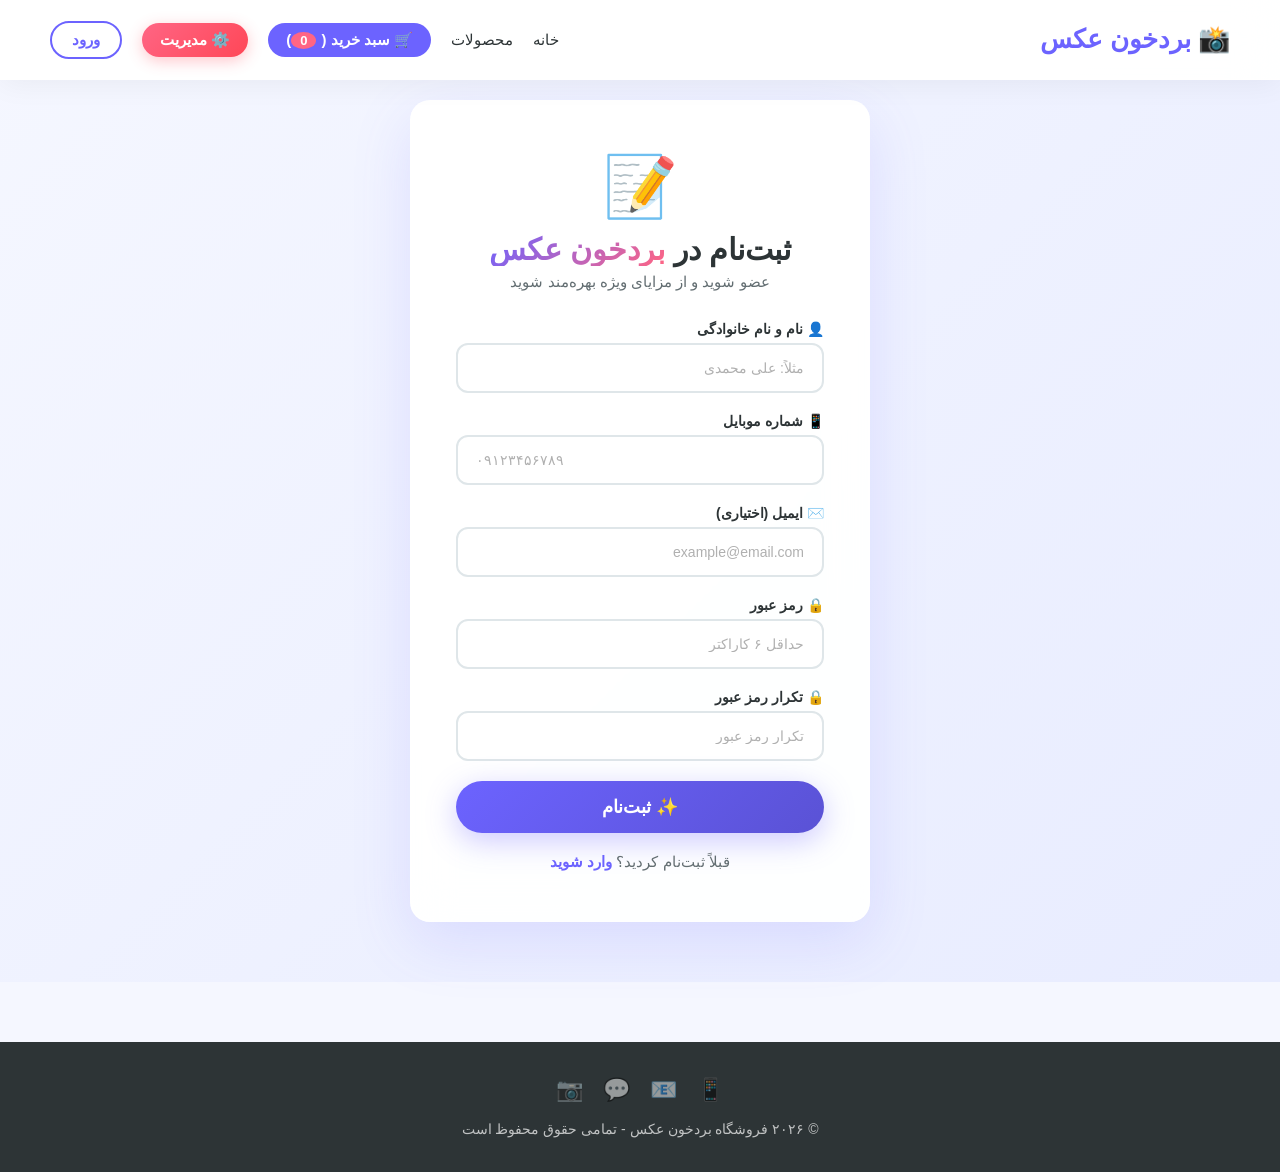
<file: register.html>
<!DOCTYPE html>
<html lang="fa" dir="rtl">
<head>
    <meta charset="UTF-8">
    <meta name="viewport" content="width=device-width, initial-scale=1.0">
    <title>ثبت‌نام - بردخون عکس</title>
    <style>
        * {
            margin: 0;
            padding: 0;
            box-sizing: border-box;
        }
        body {
            font-family: 'Tahoma', 'Vazir', sans-serif;
            background: #f5f7ff;
            direction: rtl;
            min-height: 100vh;
        }

        header {
            position: fixed;
            top: 0;
            left: 0;
            right: 0;
            z-index: 1000;
            padding: 0 50px;
            height: 80px;
            background: rgba(255, 255, 255, 0.95);
            backdrop-filter: blur(20px);
            border-bottom: 1px solid rgba(255, 255, 255, 0.3);
            display: flex;
            justify-content: space-between;
            align-items: center;
            box-shadow: 0 4px 30px rgba(0, 0, 0, 0.05);
        }
        .logo {
            font-size: 26px;
            font-weight: 900;
            color: #6C63FF;
        }
        nav {
            display: flex;
            align-items: center;
            gap: 20px;
            flex-wrap: wrap;
        }
        nav a {
            color: #2D3436;
            text-decoration: none;
            font-weight: 500;
            font-size: 15px;
            transition: 0.3s;
            padding: 5px 0;
            white-space: nowrap;
        }
        nav a:hover {
            color: #6C63FF;
        }
        .btn-login {
            border: 2px solid #6C63FF !important;
            color: #6C63FF !important;
            padding: 8px 20px !important;
            border-radius: 50px !important;
            font-weight: 700 !important;
            background: transparent !important;
            text-decoration: none !important;
        }
        .btn-login:hover {
            background: #6C63FF !important;
            color: #fff !important;
        }
        .btn-admin {
            background: linear-gradient(135deg, #FF6584, #FF4757) !important;
            color: #fff !important;
            padding: 8px 18px !important;
            border-radius: 50px !important;
            font-weight: 700 !important;
            text-decoration: none !important;
            box-shadow: 0 4px 15px rgba(255, 71, 87, 0.3) !important;
        }
        .btn-admin:hover {
            transform: translateY(-3px) scale(1.05) !important;
            box-shadow: 0 8px 30px rgba(255, 71, 87, 0.4) !important;
        }
        #cart-link {
            background: #6C63FF;
            color: #fff !important;
            padding: 8px 18px;
            border-radius: 50px;
            font-weight: 700;
            text-decoration: none !important;
        }
        #cart-count {
            background: #FF6584;
            color: #fff;
            border-radius: 50%;
            padding: 1px 9px;
            font-size: 13px;
            margin-right: 5px;
        }

        .auth-section {
            min-height: 100vh;
            display: flex;
            justify-content: center;
            align-items: center;
            padding: 100px 20px 60px;
            background: linear-gradient(135deg, #f5f7ff 0%, #e8ecff 100%);
        }
        .auth-box {
            background: rgba(255, 255, 255, 0.95);
            backdrop-filter: blur(20px);
            border-radius: 20px;
            padding: 50px 45px;
            max-width: 460px;
            width: 100%;
            box-shadow: 0 20px 60px rgba(108, 99, 255, 0.15);
            border: 1px solid rgba(255, 255, 255, 0.5);
        }
        .auth-icon {
            font-size: 60px;
            text-align: center;
            display: block;
            margin-bottom: 10px;
        }
        .auth-box h2 {
            font-size: 30px;
            font-weight: 900;
            text-align: center;
            margin-bottom: 6px;
            color: #2D3436;
        }
        .auth-box h2 span {
            background: linear-gradient(135deg, #6C63FF, #FF6584);
            -webkit-background-clip: text;
            -webkit-text-fill-color: transparent;
            background-clip: text;
        }
        .subtitle {
            text-align: center;
            color: #636E72;
            font-size: 15px;
            margin-bottom: 30px;
        }
        .form-group {
            margin-bottom: 20px;
        }
        .form-group label {
            display: block;
            font-weight: 600;
            font-size: 14px;
            margin-bottom: 6px;
            color: #2D3436;
        }
        .form-group input {
            width: 100%;
            padding: 14px 18px;
            border: 2px solid #DFE6E9;
            border-radius: 12px;
            font-size: 16px;
            font-family: inherit;
            transition: 0.3s;
            background: #fff;
            box-sizing: border-box;
            color: #2D3436;
        }
        .form-group input:focus {
            border-color: #6C63FF;
            outline: none;
            box-shadow: 0 0 0 4px rgba(108, 99, 255, 0.1);
        }
        .form-group input::placeholder {
            color: #b0b0b0;
            font-size: 14px;
        }

        .btn-primary {
            background: linear-gradient(135deg, #6C63FF, #5a52d5);
            color: #fff;
            padding: 15px 40px;
            border: none;
            border-radius: 50px;
            font-size: 18px;
            font-weight: 700;
            cursor: pointer;
            text-decoration: none;
            display: inline-block;
            transition: 0.3s;
            box-shadow: 0 8px 30px rgba(108, 99, 255, 0.35);
            text-align: center;
            width: 100%;
        }
        .btn-primary:hover {
            transform: translateY(-4px) scale(1.02);
            box-shadow: 0 12px 40px rgba(108, 99, 255, 0.5);
        }

        .auth-footer {
            margin-top: 20px;
            text-align: center;
            font-size: 15px;
            color: #636E72;
        }
        .auth-footer a {
            color: #6C63FF;
            font-weight: 700;
            text-decoration: none;
        }
        .auth-footer a:hover {
            text-decoration: underline;
        }

        .notification {
            position: fixed;
            bottom: 30px;
            left: 50%;
            transform: translateX(-50%) translateY(100px);
            background: #2D3436;
            color: #fff;
            padding: 15px 35px;
            border-radius: 15px;
            font-weight: 500;
            z-index: 9999;
            opacity: 0;
            transition: all 0.5s ease;
            box-shadow: 0 10px 40px rgba(0, 0, 0, 0.2);
            font-size: 16px;
            max-width: 90%;
            text-align: center;
        }
        .notification.show {
            opacity: 1;
            transform: translateX(-50%) translateY(0);
        }
        .notification.success {
            background: linear-gradient(135deg, #2ECC71, #27ae60);
        }
        .notification.error {
            background: linear-gradient(135deg, #E74C3C, #c0392b);
        }

        footer {
            background: #2D3436;
            color: #fff;
            padding: 35px 50px;
            text-align: center;
            margin-top: 60px;
        }
        footer p {
            opacity: 0.7;
            font-size: 14px;
        }
        .social {
            display: flex;
            justify-content: center;
            gap: 20px;
            margin-bottom: 18px;
        }
        .social a {
            color: #fff;
            font-size: 22px;
            opacity: 0.5;
            transition: 0.3s;
            text-decoration: none;
        }
        .social a:hover {
            opacity: 1;
            transform: translateY(-3px);
        }

        @media (max-width: 768px) {
            header {
                padding: 0 15px;
                height: 70px;
                flex-wrap: wrap;
                gap: 8px;
            }
            .logo {
                font-size: 20px;
            }
            nav {
                gap: 10px;
            }
            nav a {
                font-size: 13px;
            }
            #cart-link {
                padding: 5px 12px;
                font-size: 13px;
            }
            .btn-login {
                padding: 5px 14px !important;
                font-size: 13px !important;
            }
            .btn-admin {
                padding: 5px 14px !important;
                font-size: 13px !important;
            }
            .auth-box {
                padding: 28px 20px;
            }
            .auth-box h2 {
                font-size: 24px;
            }
            footer {
                padding: 25px 20px;
            }
        }
        @media (max-width: 480px) {
            .auth-box {
                padding: 20px 16px;
            }
            .auth-box .form-group input {
                padding: 12px 14px;
                font-size: 14px;
            }
            nav a {
                font-size: 12px;
            }
            #cart-link {
                font-size: 12px;
                padding: 4px 10px;
            }
            .btn-login {
                font-size: 12px !important;
                padding: 4px 12px !important;
            }
            .btn-admin {
                font-size: 12px !important;
                padding: 4px 12px !important;
            }
        }
    </style>
</head>
<body>

    <header>
        <div class="logo">📸 بردخون عکس</div>
        <nav>
            <a href="index.html">خانه</a>
            <a href="shop.html">محصولات</a>
            <a href="cart.html" id="cart-link">🛒 سبد خرید (<span id="cart-count">0</span>)</a>
            <a href="admin.html" class="btn-admin">⚙️ مدیریت</a>
            <a href="login.html" class="btn-login">ورود</a>
        </nav>
    </header>

    <section class="auth-section">
        <div class="auth-box">
            <span class="auth-icon">📝</span>
            <h2>ثبت‌نام در <span>بردخون عکس</span></h2>
            <p class="subtitle">عضو شوید و از مزایای ویژه بهره‌مند شوید</p>
            <form id="register-form">
                <div class="form-group">
                    <label>👤 نام و نام خانوادگی</label>
                    <input type="text" id="reg-name" placeholder="مثلاً: علی محمدی" required>
                </div>
                <div class="form-group">
                    <label>📱 شماره موبایل</label>
                    <input type="tel" id="reg-phone" placeholder="۰۹۱۲۳۴۵۶۷۸۹" required>
                </div>
                <div class="form-group">
                    <label>✉️ ایمیل (اختیاری)</label>
                    <input type="email" id="reg-email" placeholder="example@email.com">
                </div>
                <div class="form-group">
                    <label>🔒 رمز عبور</label>
                    <input type="password" id="reg-password" placeholder="حداقل ۶ کاراکتر" required minlength="6">
                </div>
                <div class="form-group">
                    <label>🔒 تکرار رمز عبور</label>
                    <input type="password" id="reg-password-confirm" placeholder="تکرار رمز عبور" required>
                </div>
                <button type="submit" class="btn-primary">✨ ثبت‌نام</button>
            </form>
            <div class="auth-footer">
                قبلاً ثبت‌نام کردید؟ <a href="login.html">وارد شوید</a>
            </div>
        </div>
    </section>

    <footer>
        <div class="social">
            <a href="#">📱</a>
            <a href="#">📧</a>
            <a href="#">💬</a>
            <a href="#">📷</a>
        </div>
        <p>© ۲۰۲۶ فروشگاه بردخون عکس - تمامی حقوق محفوظ است</p>
    </footer>

    <script>
        let cart = JSON.parse(localStorage.getItem('cart')) || [];
        let users = JSON.parse(localStorage.getItem('users')) || [];
        let currentUser = JSON.parse(localStorage.getItem('currentUser')) || null;

        function updateCartCount() {
            const count = cart.reduce((sum, item) => sum + item.qty, 0);
            document.querySelectorAll('#cart-count').forEach(el => {
                if (el) el.textContent = count;
            });
        }

        function showNotification(message, type = 'success') {
            const existing = document.querySelector('.notification');
            if (existing) existing.remove();

            const div = document.createElement('div');
            div.className = `notification ${type}`;
            div.textContent = message;
            document.body.appendChild(div);

            requestAnimationFrame(() => {
                div.classList.add('show');
            });

            setTimeout(() => {
                div.classList.remove('show');
                setTimeout(() => div.remove(), 500);
            }, 3500);
        }

        function handleRegister(e) {
            e.preventDefault();

            const name = document.getElementById('reg-name');
            const phone = document.getElementById('reg-phone');
            const email = document.getElementById('reg-email');
            const password = document.getElementById('reg-password');
            const confirm = document.getElementById('reg-password-confirm');

            if (!name || !phone || !password || !confirm) {
                showNotification('لطفاً همه فیلدها را پر کنید!', 'error');
                return;
            }

            const nameVal = name.value.trim();
            const phoneVal = phone.value.trim();
            const emailVal = email ? email.value.trim() : '';
            const passwordVal = password.value;
            const confirmVal = confirm.value;

            if (!nameVal || !phoneVal || !passwordVal) {
                showNotification('لطفاً همه فیلدهای ضروری را پر کنید!', 'error');
                return;
            }

            if (passwordVal.length < 6) {
                showNotification('رمز عبور باید حداقل ۶ کاراکتر باشد!', 'error');
                return;
            }

            if (passwordVal !== confirmVal) {
                showNotification('رمز عبور و تکرار آن مطابقت ندارند!', 'error');
                return;
            }

            let users = JSON.parse(localStorage.getItem('users')) || [];

            if (users.find(u => u.phone === phoneVal)) {
                showNotification('این شماره قبلاً ثبت شده است!', 'error');
                return;
            }

            const newUser = {
                name: nameVal,
                phone: phoneVal,
                email: emailVal,
                password: passwordVal,
                date: new Date().toISOString()
            };

            users.push(newUser);
            localStorage.setItem('users', JSON.stringify(users));

            currentUser = newUser;
            localStorage.setItem('currentUser', JSON.stringify(currentUser));

            showNotification('✅ ثبت‌نام با موفقیت انجام شد! خوش آمدید ' + nameVal);

            setTimeout(() => {
                window.location.href = 'index.html';
            }, 1500);
        }

        document.addEventListener('DOMContentLoaded', function() {
            updateCartCount();

            const registerForm = document.getElementById('register-form');
            if (registerForm) {
                registerForm.addEventListener('submit', handleRegister);
            }

            if (currentUser) {
                document.querySelectorAll('.btn-login').forEach(el => {
                    el.textContent = `👤 ${currentUser.name}`;
                    el.href = '#';
                    el.style.cursor = 'pointer';
                    el.onclick = (e) => {
                        e.preventDefault();
                        if (confirm('آیا می‌خواهید از حساب خود خارج شوید؟')) {
                            localStorage.removeItem('currentUser');
                            showNotification('🚪 از حساب خود خارج شدید', 'error');
                            setTimeout(() => window.location.href = 'index.html', 1000);
                        }
                    };
                });
            }
        });
    </script>

</body>
</html>
</file>
<file: style.css>
@import url('https://fonts.googleapis.com/css2?family=Vazirmatn:wght@300;400;500;700;900&display=swap');

* {
    margin: 0;
    padding: 0;
    box-sizing: border-box;
}

:root {
    --primary: #6C63FF;
    --primary-dark: #5a52d5;
    --secondary: #FF6584;
    --accent: #FFC857;
    --success: #2ECC71;
    --danger: #E74C3C;
    --dark: #2D3436;
    --gray: #636E72;
    --light-gray: #DFE6E9;
    --bg: #F8F9FE;
    --shadow: 0 20px 60px rgba(108, 99, 255, 0.15);
    --shadow-hover: 0 30px 80px rgba(108, 99, 255, 0.25);
    --radius: 20px;
    --transition: all 0.4s cubic-bezier(0.175, 0.885, 0.32, 1.275);
    --header-height: 80px;
}

html {
    scroll-behavior: smooth;
}

body {
    font-family: 'Vazirmatn', 'Tahoma', sans-serif;
    background: var(--bg);
    color: var(--dark);
    direction: rtl;
    overflow-x: hidden;
    min-height: 100vh;
}

::-webkit-scrollbar {
    width: 8px;
}
::-webkit-scrollbar-track {
    background: var(--bg);
}
::-webkit-scrollbar-thumb {
    background: var(--primary);
    border-radius: 10px;
}
::-webkit-scrollbar-thumb:hover {
    background: var(--primary-dark);
}

header {
    position: fixed;
    top: 0;
    left: 0;
    right: 0;
    z-index: 1000;
    padding: 0 50px;
    height: var(--header-height);
    background: rgba(255, 255, 255, 0.85);
    backdrop-filter: blur(20px);
    -webkit-backdrop-filter: blur(20px);
    border-bottom: 1px solid rgba(255, 255, 255, 0.3);
    display: flex;
    justify-content: space-between;
    align-items: center;
    transition: var(--transition);
    box-shadow: 0 4px 30px rgba(0, 0, 0, 0.05);
}

header.scrolled {
    background: rgba(255, 255, 255, 0.95);
    box-shadow: 0 4px 30px rgba(0, 0, 0, 0.1);
}

.logo {
    font-size: 26px;
    font-weight: 900;
    background: linear-gradient(135deg, var(--primary), var(--secondary));
    -webkit-background-clip: text;
    -webkit-text-fill-color: transparent;
    background-clip: text;
    letter-spacing: -1px;
    white-space: nowrap;
}

nav {
    display: flex;
    align-items: center;
    gap: 20px;
    flex-wrap: wrap;
}

nav a {
    color: var(--dark);
    text-decoration: none;
    font-weight: 500;
    font-size: 15px;
    position: relative;
    transition: var(--transition);
    padding: 5px 0;
    white-space: nowrap;
}

nav a::after {
    content: '';
    position: absolute;
    bottom: -2px;
    right: 0;
    width: 0;
    height: 3px;
    background: linear-gradient(90deg, var(--primary), var(--secondary));
    border-radius: 10px;
    transition: var(--transition);
}

nav a:hover::after {
    width: 100%;
}

nav a:hover {
    color: var(--primary);
}

#cart-link {
    background: linear-gradient(135deg, var(--primary), var(--primary-dark));
    color: #fff !important;
    padding: 8px 18px;
    border-radius: 50px;
    font-weight: 700;
    transition: var(--transition);
    box-shadow: 0 4px 15px rgba(108, 99, 255, 0.3);
}

#cart-link::after {
    display: none;
}

#cart-link:hover {
    transform: translateY(-3px) scale(1.05);
    box-shadow: 0 8px 30px rgba(108, 99, 255, 0.4);
}

#cart-count {
    background: var(--secondary);
    color: #fff;
    border-radius: 50%;
    padding: 1px 9px;
    font-size: 13px;
    margin-right: 5px;
}

.btn-login {
    background: transparent !important;
    border: 2px solid var(--primary) !important;
    color: var(--primary) !important;
    padding: 8px 20px !important;
    border-radius: 50px !important;
    font-weight: 700 !important;
    transition: var(--transition) !important;
    box-shadow: none !important;
}

.btn-login:hover {
    background: var(--primary) !important;
    color: #fff !important;
    transform: translateY(-3px) !important;
    box-shadow: 0 4px 20px rgba(108, 99, 255, 0.3) !important;
}

.btn-login::after {
    display: none !important;
}

.btn-primary {
    background: linear-gradient(135deg, var(--primary), var(--primary-dark));
    color: #fff;
    padding: 14px 40px;
    border: none;
    border-radius: 50px;
    font-size: 17px;
    font-weight: 700;
    cursor: pointer;
    text-decoration: none;
    display: inline-block;
    transition: var(--transition);
    box-shadow: 0 8px 30px rgba(108, 99, 255, 0.35);
    position: relative;
    overflow: hidden;
    text-align: center;
}

.btn-primary::before {
    content: '';
    position: absolute;
    top: 0;
    left: -100%;
    width: 100%;
    height: 100%;
    background: linear-gradient(90deg, transparent, rgba(255,255,255,0.2), transparent);
    transition: 0.6s;
}

.btn-primary:hover::before {
    left: 100%;
}

.btn-primary:hover {
    transform: translateY(-4px) scale(1.02);
    box-shadow: 0 12px 40px rgba(108, 99, 255, 0.5);
}

.btn-secondary {
    background: transparent;
    color: var(--primary);
    padding: 12px 35px;
    border: 2px solid var(--primary);
    border-radius: 50px;
    font-size: 17px;
    font-weight: 700;
    cursor: pointer;
    text-decoration: none;
    display: inline-block;
    transition: var(--transition);
}

.btn-secondary:hover {
    background: var(--primary);
    color: #fff;
    transform: translateY(-3px);
    box-shadow: 0 8px 30px rgba(108, 99, 255, 0.3);
}

.hero {
    display: grid;
    grid-template-columns: 1fr 1fr;
    align-items: center;
    gap: 40px;
    min-height: 90vh;
    padding: calc(var(--header-height) + 40px) 50px 60px;
    background: linear-gradient(135deg, #f5f7ff 0%, #e8ecff 50%, #f0f2ff 100%);
    position: relative;
    overflow: hidden;
}

.hero::before {
    content: '';
    position: absolute;
    top: -30%;
    right: -10%;
    width: 500px;
    height: 500px;
    background: radial-gradient(circle, rgba(108, 99, 255, 0.08) 0%, transparent 70%);
    border-radius: 50%;
    animation: float 8s ease-in-out infinite;
}

.hero::after {
    content: '';
    position: absolute;
    bottom: -20%;
    left: -5%;
    width: 400px;
    height: 400px;
    background: radial-gradient(circle, rgba(255, 101, 132, 0.06) 0%, transparent 70%);
    border-radius: 50%;
    animation: float 10s ease-in-out infinite reverse;
}

@keyframes float {
    0%, 100% { transform: translate(0, 0) scale(1); }
    50% { transform: translate(20px, -20px) scale(1.05); }
}

.hero-content {
    position: relative;
    z-index: 1;
}

.hero-content h1 {
    font-size: 52px;
    font-weight: 900;
    margin-bottom: 20px;
    line-height: 1.2;
}

.hero-content h1 span {
    background: linear-gradient(135deg, var(--primary), var(--secondary));
    -webkit-background-clip: text;
    -webkit-text-fill-color: transparent;
    background-clip: text;
}

.hero-content p {
    font-size: 20px;
    color: var(--gray);
    margin-bottom: 35px;
    max-width: 500px;
}

.hero-buttons {
    display: flex;
    gap: 15px;
    flex-wrap: wrap;
}

.hero-image {
    display: flex;
    justify-content: center;
    align-items: center;
    font-size: 150px;
    animation: float 6s ease-in-out infinite;
    position: relative;
    z-index: 1;
}

.features {
    display: grid;
    grid-template-columns: repeat(auto-fit, minmax(220px, 1fr));
    gap: 30px;
    padding: 70px 50px;
    max-width: 1200px;
    margin: 0 auto;
    position: relative;
    z-index: 1;
}

.feature {
    background: #fff;
    padding: 35px 25px;
    border-radius: var(--radius);
    text-align: center;
    box-shadow: var(--shadow);
    transition: var(--transition);
    border: 1px solid rgba(255, 255, 255, 0.5);
    position: relative;
    overflow: hidden;
}

.feature::before {
    content: '';
    position: absolute;
    top: 0;
    left: 0;
    right: 0;
    height: 4px;
    background: linear-gradient(90deg, var(--primary), var(--secondary), var(--accent));
    transform: scaleX(0);
    transition: var(--transition);
}

.feature:hover::before {
    transform: scaleX(1);
}

.feature:hover {
    transform: translateY(-10px);
    box-shadow: var(--shadow-hover);
}

.feature .icon {
    font-size: 45px;
    display: block;
    margin-bottom: 12px;
}

.feature h3 {
    font-size: 18px;
    margin-bottom: 8px;
    color: var(--dark);
}

.feature p {
    color: var(--gray);
    font-size: 14px;
    line-height: 1.8;
}

.products {
    padding: 70px 50px;
    max-width: 1200px;
    margin: 0 auto;
}

.products-header {
    text-align: center;
    margin-bottom: 45px;
}

.products-header h2 {
    font-size: 36px;
    font-weight: 900;
    margin-bottom: 8px;
}

.products-header h2 span {
    background: linear-gradient(135deg, var(--primary), var(--secondary));
    -webkit-background-clip: text;
    -webkit-text-fill-color: transparent;
    background-clip: text;
}

.products-header p {
    color: var(--gray);
    font-size: 17px;
}

.product-grid {
    display: grid;
    grid-template-columns: repeat(auto-fill, minmax(270px, 1fr));
    gap: 30px;
}

.product-card {
    background: #fff;
    border-radius: var(--radius);
    padding: 30px 20px 25px;
    text-align: center;
    box-shadow: var(--shadow);
    transition: var(--transition);
    position: relative;
    overflow: hidden;
    cursor: default;
}

.product-card::before {
    content: '';
    position: absolute;
    top: 0;
    left: 0;
    right: 0;
    bottom: 0;
    background: linear-gradient(135deg, var(--primary), var(--secondary));
    opacity: 0;
    transition: var(--transition);
    border-radius: var(--radius);
}

.product-card:hover::before {
    opacity: 0.03;
}

.product-card:hover {
    transform: translateY(-12px);
    box-shadow: var(--shadow-hover);
}

.product-card .badge {
    position: absolute;
    top: 15px;
    right: 15px;
    background: linear-gradient(135deg, var(--secondary), #FF4757);
    color: #fff;
    padding: 4px 14px;
    border-radius: 50px;
    font-size: 12px;
    font-weight: 700;
    z-index: 2;
}

.product-card .product-image {
    font-size: 70px;
    display: block;
    margin-bottom: 12px;
    transition: var(--transition);
}

.product-card:hover .product-image {
    transform: scale(1.1) rotate(-5deg);
}

.product-card h3 {
    font-size: 19px;
    margin-bottom: 5px;
    color: var(--dark);
}

.product-card .description {
    color: var(--gray);
    font-size: 14px;
    margin-bottom: 12px;
}

.product-card .price {
    font-size: 26px;
    font-weight: 900;
    color: var(--primary);
    margin-bottom: 16px;
}

.product-card .price span {
    font-size: 14px;
    font-weight: 400;
    color: var(--gray);
}

.product-card .btn-add {
    background: linear-gradient(135deg, var(--success), #27ae60);
    color: #fff;
    border: none;
    padding: 11px 28px;
    border-radius: 50px;
    font-size: 15px;
    font-weight: 700;
    cursor: pointer;
    transition: var(--transition);
    box-shadow: 0 4px 15px rgba(46, 204, 113, 0.3);
    width: 100%;
}

.product-card .btn-add:hover {
    transform: translateY(-3px);
    box-shadow: 0 8px 30px rgba(46, 204, 113, 0.4);
}

.cart-section {
    max-width: 900px;
    margin: calc(var(--header-height) + 40px) auto 60px;
    padding: 0 20px;
}

.cart-section .cart-header {
    text-align: center;
    margin-bottom: 35px;
}

.cart-section .cart-header h2 {
    font-size: 34px;
    font-weight: 900;
}

.cart-section .cart-header h2 span {
    background: linear-gradient(135deg, var(--primary), var(--secondary));
    -webkit-background-clip: text;
    -webkit-text-fill-color: transparent;
    background-clip:

.cart-section .cart-header h2 span {
    background: linear-gradient(135deg, var(--primary), var(--secondary));
    -webkit-background-clip: text;
    -webkit-text-fill-color: transparent;
    background-clip: text;
}

#cart-items {
    background: #fff;
    border-radius: var(--radius);
    padding: 20px 25px;
    box-shadow: var(--shadow);
    min-height: 200px;
}

.cart-item {
    display: flex;
    justify-content: space-between;
    align-items: center;
    padding: 18px 0;
    border-bottom: 1px solid var(--light-gray);
    gap: 15px;
    flex-wrap: wrap;
}

.cart-item:last-child {
    border-bottom: none;
}

.cart-item .item-info {
    display: flex;
    align-items: center;
    gap: 18px;
    flex: 1;
}

.cart-item .item-image {
    font-size: 36px;
}

.cart-item .item-details .item-name {
    font-weight: 700;
    font-size: 16px;
}

.cart-item .item-details .item-price {
    color: var(--primary);
    font-weight: 700;
    font-size: 15px;
}

.cart-item .item-actions {
    display: flex;
    align-items: center;
    gap: 12px;
}

.cart-item .qty-control {
    display: flex;
    align-items: center;
    gap: 8px;
    background: var(--bg);
    padding: 4px;
    border-radius: 50px;
}

.cart-item .qty-control button {
    background: #fff;
    border: none;
    width: 30px;
    height: 30px;
    border-radius: 50%;
    font-size: 16px;
    font-weight: 700;
    cursor: pointer;
    transition: var(--transition);
    box-shadow: 0 2px 8px rgba(0,0,0,0.08);
    color: var(--dark);
}

.cart-item .qty-control button:hover {
    background: var(--primary);
    color: #fff;
    transform: scale(1.05);
}

.cart-item .qty-control span {
    font-weight: 700;
    font-size: 16px;
    min-width: 25px;
    text-align: center;
}

.cart-item .btn-remove {
    background: transparent;
    border: none;
    font-size: 20px;
    cursor: pointer;
    transition: var(--transition);
    opacity: 0.5;
}

.cart-item .btn-remove:hover {
    opacity: 1;
    transform: scale(1.2);
}

#cart-total {
    background: #fff;
    border-radius: var(--radius);
    padding: 25px 30px;
    margin-top: 25px;
    box-shadow: var(--shadow);
    display: flex;
    justify-content: space-between;
    align-items: center;
    flex-wrap: wrap;
    gap: 20px;
}

#cart-total .total-info h3 {
    font-size: 20px;
}

#cart-total .total-info h3 span {
    color: var(--primary);
    font-size: 28px;
}

#cart-total .total-info p {
    color: var(--gray);
    font-size: 14px;
}

#checkout-btn {
    background: linear-gradient(135deg, var(--primary), var(--primary-dark));
    color: #fff;
    border: none;
    padding: 14px 38px;
    border-radius: 50px;
    font-size: 17px;
    font-weight: 700;
    cursor: pointer;
    transition: var(--transition);
    box-shadow: 0 8px 30px rgba(108, 99, 255, 0.35);
}

#checkout-btn:hover {
    transform: translateY(-3px);
    box-shadow: 0 12px 40px rgba(108, 99, 255, 0.5);
}

/* ============================================
   صفحات احراز هویت (ورود / ثبت‌نام)
   ============================================ */
.auth-section {
    min-height: 100vh;
    display: flex;
    justify-content: center;
    align-items: center;
    padding: calc(var(--header-height) + 30px) 20px 60px;
    background: linear-gradient(135deg, #f5f7ff 0%, #e8ecff 50%, #f0f2ff 100%);
    position: relative;
    overflow: hidden;
}

.auth-section::before {
    content: '📸';
    position: absolute;
    top: 15%;
    right: 5%;
    font-size: 120px;
    opacity: 0.05;
    animation: float 8s ease-in-out infinite;
}

.auth-section::after {
    content: '🖼️';
    position: absolute;
    bottom: 15%;
    left: 5%;
    font-size: 100px;
    opacity: 0.05;
    animation: float 10s ease-in-out infinite reverse;
}

.auth-box {
    background: rgba(255, 255, 255, 0.95);
    backdrop-filter: blur(20px);
    -webkit-backdrop-filter: blur(20px);
    border-radius: var(--radius);
    padding: 50px 45px;
    max-width: 460px;
    width: 100%;
    box-shadow: var(--shadow);
    border: 1px solid rgba(255, 255, 255, 0.5);
    position: relative;
    z-index: 2;
    transition: var(--transition);
}

.auth-box:hover {
    box-shadow: var(--shadow-hover);
}

.auth-box .auth-icon {
    font-size: 60px;
    text-align: center;
    display: block;
    margin-bottom: 10px;
}

.auth-box h2 {
    font-size: 30px;
    font-weight: 900;
    text-align: center;
    margin-bottom: 6px;
    color: var(--dark);
}

.auth-box h2 span {
    background: linear-gradient(135deg, var(--primary), var(--secondary));
    -webkit-background-clip: text;
    -webkit-text-fill-color: transparent;
    background-clip: text;
}

.auth-box .subtitle {
    text-align: center;
    color: var(--gray);
    font-size: 15px;
    margin-bottom: 30px;
}

.auth-box .form-group {
    margin-bottom: 20px;
}

.auth-box .form-group label {
    display: block;
    font-weight: 600;
    font-size: 14px;
    margin-bottom: 6px;
    color: var(--dark);
}

.auth-box .form-group input {
    width: 100%;
    padding: 14px 18px;
    border: 2px solid var(--light-gray);
    border-radius: 12px;
    font-size: 16px;
    font-family: inherit;
    transition: var(--transition);
    background: #fff;
    box-sizing: border-box;
    color: var(--dark);
}

.auth-box .form-group input:focus {
    border-color: var(--primary);
    outline: none;
    box-shadow: 0 0 0 4px rgba(108, 99, 255, 0.1);
}

.auth-box .form-group input::placeholder {
    color: #b0b0b0;
    font-size: 14px;
}

.auth-box .btn-primary {
    width: 100%;
    padding: 15px;
    font-size: 18px;
    margin-top: 5px;
}

.auth-box .auth-footer {
    margin-top: 20px;
    text-align: center;
    font-size: 15px;
    color: var(--gray);
}

.auth-box .auth-footer a {
    color: var(--primary);
    font-weight: 700;
    text-decoration: none;
    transition: var(--transition);
}

.auth-box .auth-footer a:hover {
    color: var(--primary-dark);
    text-decoration: underline;
}

/* ============================================
   صفحه پرداخت
   ============================================ */
.payment-section {
    max-width: 700px;
    margin: calc(var(--header-height) + 40px) auto 60px;
    padding: 0 20px;
}

.payment-section .payment-header {
    text-align: center;
    margin-bottom: 30px;
}

.payment-section .payment-header h2 {
    font-size: 34px;
    font-weight: 900;
}

.payment-section .payment-header h2 span {
    background: linear-gradient(135deg, var(--primary), var(--secondary));
    -webkit-background-clip: text;
    -webkit-text-fill-color: transparent;
    background-clip: text;
}

.payment-box {
    background: #fff;
    border-radius: var(--radius);
    padding: 35px 40px;
    box-shadow: var(--shadow);
}

.payment-info {
    background: linear-gradient(135deg, #f8f9fe, #e8ecff);
    padding: 18px 25px;
    border-radius: 15px;
    margin-bottom: 25px;
    display: flex;
    justify-content: space-between;
    align-items: center;
    flex-wrap: wrap;
    gap: 10px;
}

.payment-info .amount {
    font-size: 24px;
    font-weight: 900;
    color: var(--primary);
}

.payment-info .order-id {
    color: var(--gray);
    font-size: 14px;
}

.payment-methods {
    margin: 20px 0;
}

.payment-methods h3 {
    margin-bottom: 12px;
    font-size: 17px;
}

.payment-methods label {
    display: inline-flex;
    align-items: center;
    gap: 10px;
    padding: 12px 25px;
    margin: 5px 8px 5px 0;
    background: var(--bg);
    border-radius: 12px;
    cursor: pointer;
    transition: var(--transition);
    border: 2px solid transparent;
}

.payment-methods label:hover {
    border-color: var(--primary);
}

.payment-methods input[type="radio"] {
    accent-color: var(--primary);
    width: 18px;
    height: 18px;
}

.card-form {
    margin: 25px 0;
}

.card-form h3 {
    margin-bottom: 15px;
    font-size: 17px;
}

.card-form .form-group {
    margin-bottom: 15px;
}

.card-form input {
    width: 100%;
    padding: 14px 18px;
    border: 2px solid var(--light-gray);
    border-radius: 12px;
    font-size: 16px;
    font-family: inherit;
    transition: var(--transition);
    background: #fff;
    box-sizing: border-box;
}

.card-form input:focus {
    border-color: var(--primary);
    outline: none;
    box-shadow: 0 0 0 4px rgba(108, 99, 255, 0.1);
}

.card-form .row {
    display: grid;
    grid-template-columns: 1fr 1fr;
    gap: 15px;
}

#pay-btn {
    width: 100%;
    padding: 16px;
    font-size: 18px;
    margin-top: 10px;
}

#payment-result {
    margin-top: 20px;
    padding: 20px;
    border-radius: 15px;
    text-align: center;
}

#payment-result.success {
    background: #d4edda;
    color: #155724;
    border: 2px solid #c3e6cb;
}

#payment-result.error {
    background: #f8d7da;
    color: #721c24;
    border: 2px solid #f5c6cb;
}

/* ============================================
   نوتیفیکیشن
   ============================================ */
.notification {
    position: fixed;
    bottom: 30px;
    left: 50%;
    transform: translateX(-50%) translateY(100px);
    background: var(--dark);
    color: #fff;
    padding: 15px 35px;
    border-radius: 15px;
    font-weight: 500;
    z-index: 9999;
    opacity: 0;
    transition: all 0.5s cubic-bezier(0.175, 0.885, 0.32, 1.275);
    box-shadow: 0 10px 40px rgba(0,0,0,0.2);
    font-size: 16px;
    max-width: 90%;
    text-align: center;
}

.notification.show {
    opacity: 1;
    transform: translateX(-50%) translateY(0);
}

.notification.success {
    background: linear-gradient(135deg, var(--success), #27ae60);
}

.notification.error {
    background: linear-gradient(135deg, var(--danger), #c0392b);
}

/* ============================================
   فوتر
   ============================================ */
footer {
    background: var(--dark);
    color: #fff;
    padding: 35px 50px;
    text-align: center;
    margin-top: 60px;
}

footer p {
    opacity: 0.7;
    font-size: 14px;
}

footer .social {
    display: flex;
    justify-content: center;
    gap: 20px;
    margin-bottom: 18px;
}

footer .social a {
    color: #fff;
    font-size: 22px;
    opacity: 0.5;
    transition: var(--transition);
    text-decoration: none;
}

footer .social a:hover {
    opacity: 1;
    transform: translateY(-3px);
}

/* ============================================
   ریسپانسیو
   ============================================ */
@media (max-width: 992px) {
    .hero {
        grid-template-columns: 1fr;
        text-align: center;
        padding: calc(var(--header-height) + 30px) 20px 40px;
    }
    .hero-content p {
        max-width: 100%;
        margin: 0 auto 30px;
    }
    .hero-buttons {
        justify-content: center;
    }
    .hero-content h1 {
        font-size: 36px;
    }
    .hero-image {
        font-size: 100px;
        order: -1;
    }
    .auth-box {
        padding: 35px 28px;
    }
    header {
        padding: 0 20px;
    }
    .features {
        padding: 50px 20px;
    }
    .products {
        padding: 50px 20px;
    }
}

@media (max-width: 768px) {
    header {
        padding: 0 15px;
        height: 70px;
        flex-wrap: wrap;
        gap: 8px;
    }
    .logo {
        font-size: 20px;
    }
    nav {
        gap: 10px;
    }
    nav a {
        font-size: 13px;
    }
    #cart-link {
        padding: 5px 12px;
        font-size: 13px;
    }
    .btn-login {
        padding: 5px 14px !important;
        font-size: 13px !important;
    }
    .hero-content h1 {
        font-size: 28px;
    }
    .hero-content p {
        font-size: 17px;
    }
    .hero-image {
        font-size: 70px;
    }
    .features {
        grid-template-columns: 1fr 1fr;
        padding: 30px 15px;
        gap: 15px;
    }
    .product-grid {
        grid-template-columns: 1fr 1fr;
        gap: 15px;
    }
    .product-card {
        padding: 18px 12px;
    }
    .product-card .product-image {
        font-size: 50px;
    }
    .product-card .price {
        font-size: 20px;
    }
    .auth-box {
        padding: 28px 20px;
    }
    .auth-box h2 {
        font-size: 24px;
    }
    .payment-box {
        padding: 25px 20px;
    }
    .card-form .row {
        grid-template-columns: 1fr;
    }
    .payment-info {
        flex-direction: column;
        text-align: center;
    }
    .cart-section {
        margin: calc(70px + 30px) auto 30px;
        padding: 0 15px;
    }
    #cart-total {
        flex-direction: column;
        text-align: center;
    }
    .cart-item {
        flex-direction: column;
        align-items: stretch;
        gap: 10px;
    }
    .cart-item .item-actions {
        justify-content: space-between;
    }
    footer {
        padding: 25px 20px;
    }
}

@media (max-width: 480px) {
    .product-grid {
        grid-template-columns: 1fr;
    }
    .features {
        grid-template-columns: 1fr;
    }
    .hero-content h1 {
        font-size: 24px;
    }
    .btn-primary {
        padding: 12px 25px;
        font-size: 15px;
    }
    .btn-secondary {
        padding: 10px 20px;
        font-size: 14px;
    }
    .products-header h2 {
        font-size: 26px;
    }
    .auth-box {
        padding: 20px 16px;
    }
    .auth-box .form-group input {
        padding: 12px 14px;
        font-size: 14px;
    }
    .payment-methods label {
        display: block;
        text-align: center;
    }
    .notification {
        font-size: 14px;
        padding: 12px 20px;
        bottom: 15px;
    }
    nav a {
        font-size: 12px;
    }
    #cart-link {
        font-size: 12px;
        padding: 4px 10px;
    }
    .btn-login {
        font-size: 12px !important;
        padding: 4px 12px !important;
    }
}
    .btn-admin {
    background: linear-gradient(135deg, #FF6584, #FF4757) !important;
    color: #fff !important;
    padding: 8px 18px !important;
    border-radius: 50px !important;
    font-weight: 700 !important;
    transition: all 0.3s ease !important;
    box-shadow: 0 4px 15px rgba(255, 71, 87, 0.3) !important;
}

.btn-admin:hover {
    transform: translateY(-3px) scale(1.05) !important;
    box-shadow: 0 8px 30px rgba(255, 71, 87, 0.4) !important;
}

.btn-admin::after {
    display: none !important;
}
</file>
